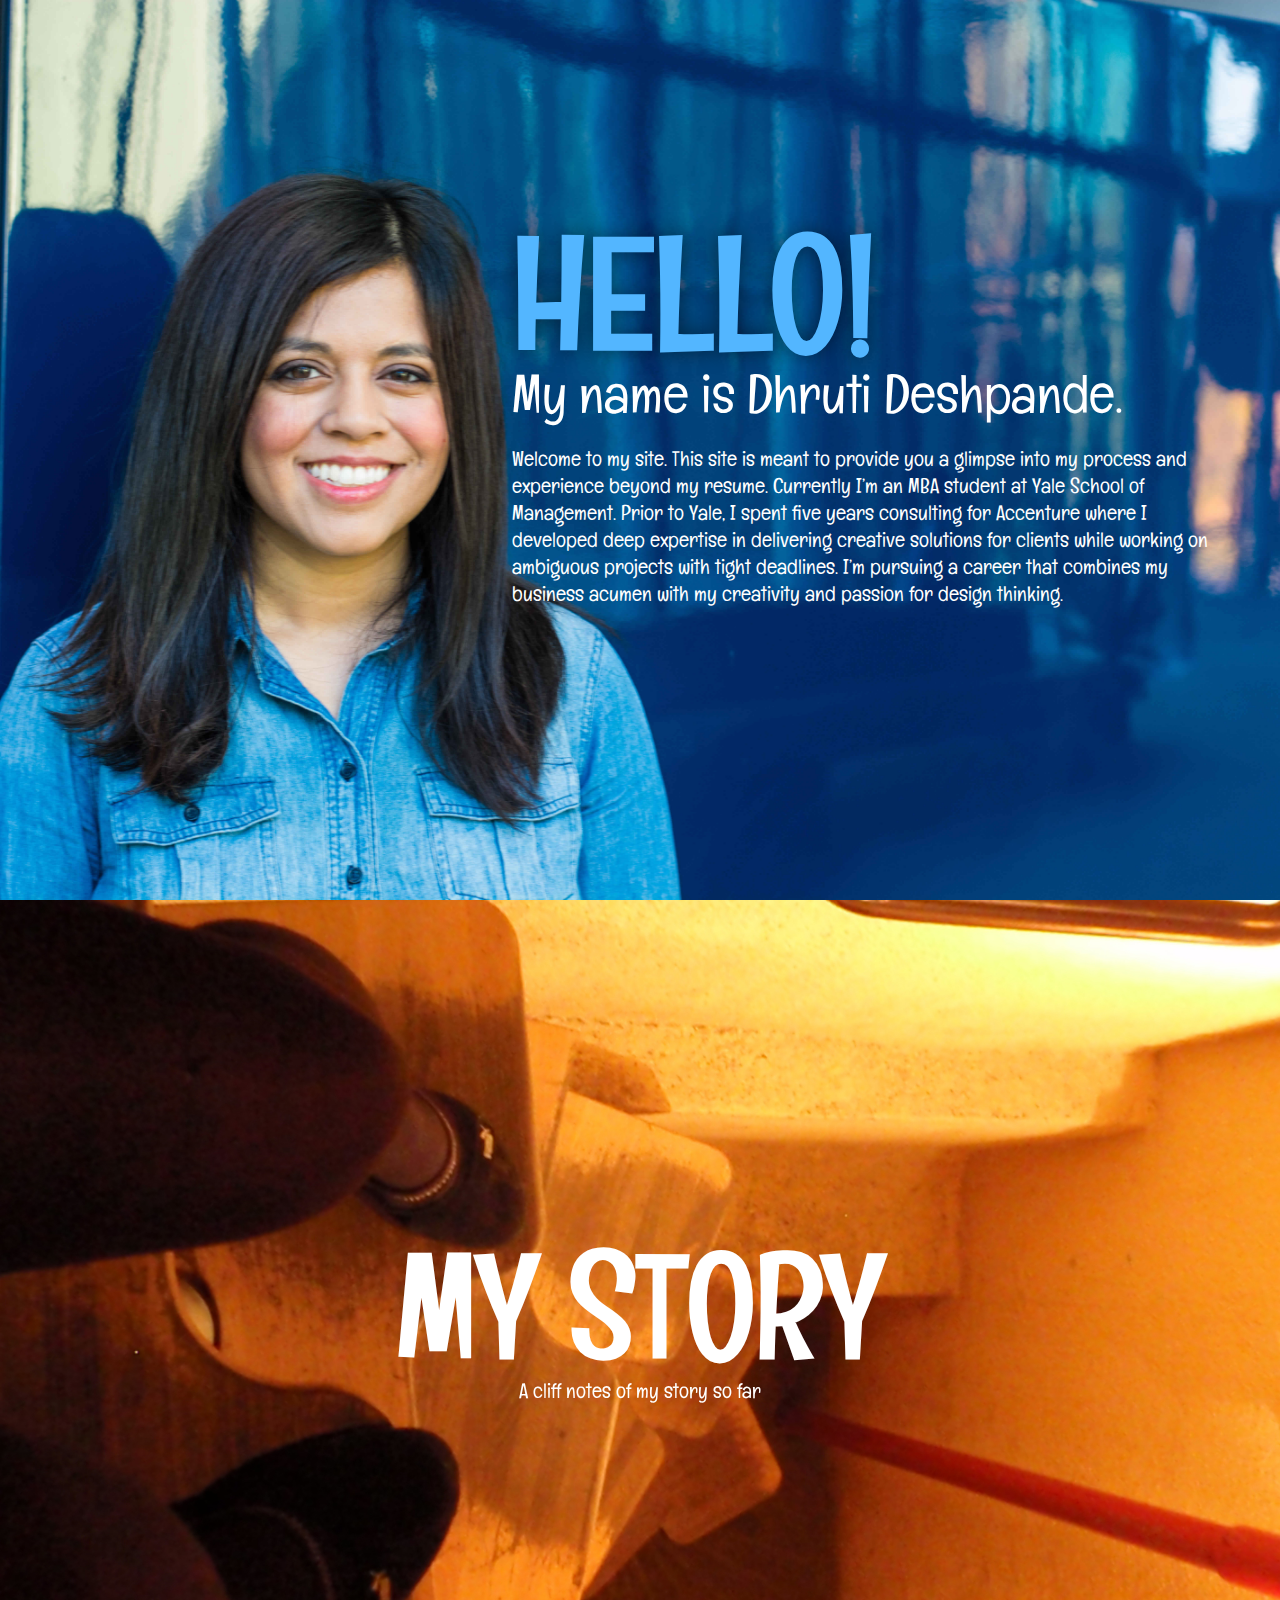
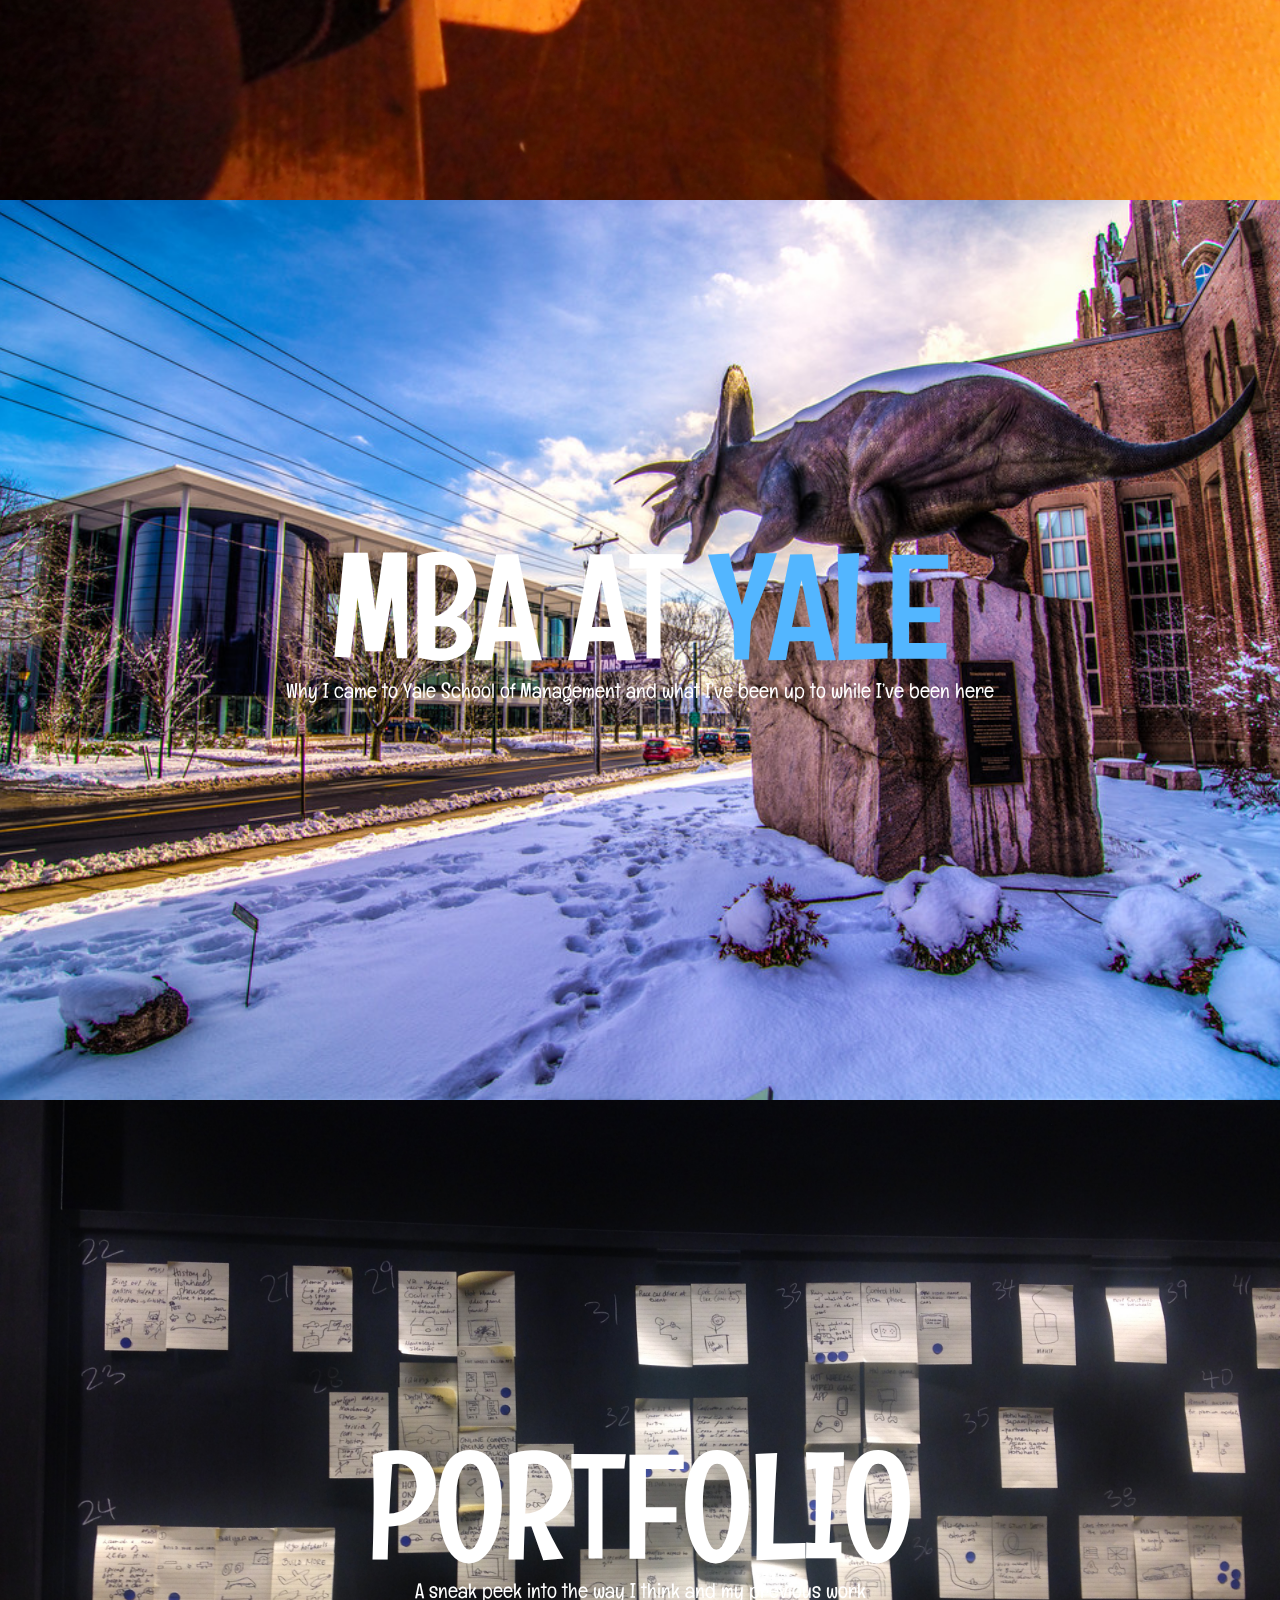
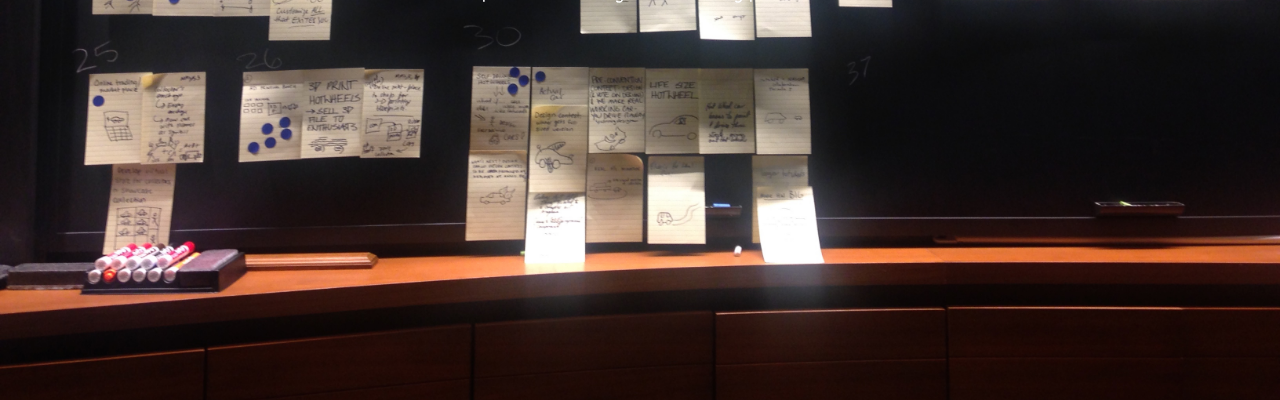
<file: index.html>
<!doctype html>
<html>
<head>
<meta charset="UTF-8">
<meta name="viewport" content="width=device-width, initial-scale=1.0">
<!-- <meta property="og:url"                content="http://www.projectrahma.com" />  -->
<meta property="og:type"               content="Article" />
<meta property="og:title"              content="Project Rahma - Every Meal is a Choice" />
<meta property="og:description"        content="Project Rahma explores far-reaching consequences of our culture's routine enslavement of animals for food and the benefits of a plant-based (vegan) lifestyle." />
<meta property="og:image"              content="http://www.projectrahma.com/img/poster.jpg" />
<meta name="twitter:card" content="summary" />
<meta name="twitter:site" content="@projectrahma" />
<meta name="twitter:creator" content="@jirshaidat" />    
<meta name="description" content="Project Rahma explores the often unrecognized and far-reaching consequences of our culture's routine enslavement of animals for food." /><!--formatted-->     
<link rel="image_src" href="http://www.projectrahma.com/img/poster.jpg" / ><!--formatted-->    
<title>Dhruti Deshpande</title>
<link href='https://fonts.googleapis.com/css?family=Oswald:400,300,700' rel='stylesheet' type='text/css'>
<link href='http://fonts.googleapis.com/css?family=Open+Sans+Condensed:300,700' rel='stylesheet' type='text/css'>
<link rel="stylesheet" type="text/css" href="../normalize.css">
<link rel="stylesheet" type="text/css" href="../styles.css">
<link rel="stylesheet" media="only screen and (min-width: 120.063em)" href="http://www.projectrahma.com/en/css/xxlarge.css" type="text/css">
<link rel="stylesheet" media="only screen and (min-width: 90.063em) and (max-width: 120em)" href="http://www.projectrahma.com/en/css/xlarge.css" type="text/css">
<link rel="stylesheet" media="only screen and (min-width: 64.063em) and (max-width: 90em)" href="../large.css" type="text/css">
<link rel="stylesheet" media="only screen and (min-width: 40.063em) and (max-width: 64em)" href="http://www.projectrahma.com/en/css/medium.css" type="text/css">
<link rel="stylesheet" media="only screen and (max-width: 40em)" href="http://www.projectrahma.com/en/css/mobile.css" type="text/css">
<link rel="icon" type="image/png" href="favicon-32x32.png" sizes="32x32" />
<link rel="icon" type="image/png" href="favicon-16x16.png" sizes="16x16" />
<link href='https://fonts.googleapis.com/css?family=Englebert' rel='stylesheet' type='text/css'>
</head>
<body>
   
<!--	<div class="loading-overlay">
		<div class="loading-layer">
			<div class="center-content-table">
				<div class="center-content-table-cell">	
					<div class="spinner">
                        <div class="double-bounce1"></div>
                        <div class="double-bounce2"></div>
                    </div>
				</div>
			</div>
		</div>
	</div> -->
    <div class="site-wrapper">
    <div class="webkit-fix"></div>

<!--<div class="default-navbar"
             data-anchor-target="#inner-content-wrapper" 
             data-100-top="visibility: visible; opacity: 0;" 
             data-0-top="opacity: 1; position: fixed;"> -->
        <div class="default-navbar" 
            data-100-top="visibility: visible;"
            >
            <div class="navbar-wrapper">
                <div class="navbar-container">    
                    <div class="inner-logo">
                    </div>
                    
                    <ul id="nav1" class="inner-nav">
        <li><a id="message-link" href="../index">HOME</a></li>
        <li><a id="mystory-link" href="../mystory">MY STORY</a></li>
        <li><a id="issues-link" href="../mbaatyale">MBA AT YALE</a></li>
        <li><a id="facts-link" href="../portfolio.html">PORTFOLIO</a></li>
        <li><a id="quotes-link" href="../resume">RESUME</a></li>
        <li><a id="solution-link" href="mailto:dhruti.deshpande@yale.edu">CONTACT ME</a></li>
                        <!--a id="blog-link" href="#blog">THE BLOG</a>-->

                    </ul>
                </div>
            </div>
    </div>
    <div class="slideout-menu">
    <h3>Menu <a href="#" class="slideout-menu-toggle">|||</a></h3>
    <ul>
        <li><a id="message-link" href="../index">HOME</a></li>
        <li><a id="mystory-link" href="../mystory">MY STORY</a></li>
        <li><a id="issues-link" href="../mbaatyale">MBA AT YALE</a></li>
        <li><a id="facts-link" href="../portfolio.html">PORTFOLIO</a></li>
        <li><a id="quotes-link" href="../resume">RESUME</a></li>
        <li><a id="solution-link" href="mailto:dhruti.deshpande@yale.edu">CONTACT ME</a></li>
    </ul>
    </div>

    <section id="intro">
        <div class="center-content-table">
            <div class="center-content-table-cell">
<!--                <div id="logo" class="center-div">
                    <img class="full-width-image" src="http://www.projectrahma.com/en/img/logo-white.svg">
                </div>  -->
                <div id="intro-text" class="right-div">
                    <span class="light-blue intro-quote">
                    Hello!
                    </span>
 <!--                           <div class="intro-sep-left bluebg"></div>-->
                            <span class="intro-quote-author">My name is Dhruti Deshpande.</span>
 <!--                            <div class="intro-sep-right bluebg"></div> -->
                    <span class="intro-text-box center-div">
Welcome to my site. This site is meant to provide you a glimpse into my process and experience beyond my resume. Currently I’m an MBA student at Yale School of Management. Prior to Yale, I spent five years consulting for Accenture where I developed deep expertise in delivering creative solutions for clients while working on ambiguous projects with tight deadlines. I’m pursuing a career that combines my business acumen with my creativity and passion for design thinking.
</span>
<!--					<div class="needtoknow-container">
						<a href="#home" id="needtoknow">HERE'S WHAT YOU NEED TO KNOW</a>
					</div>	-->
				</div>
               
            </div>
        </div>
        <div class="marker" id="message-point"></div>
    </section>
    
    <div id="inner-content-wrapper">
                <!--<section id="message">
                    <div class="center-content-table">
                        <div class="center-content-table-cell">
                           <div class="message-snippet">
                                <div class="message-snippet-heading">
                                    Eating Misery
                                </div>
                                <div class="message-snippet-text">
                                Few of us ever ponder the dark reality underlying our daily meals. Every year, hundreds of billions of land and sea animals are thoughtlessly massacred to satisfy our unnatural appetite for meat, dairy, eggs and other products. Our current eating habits rely on a culture of domination  that forces us to disconnect from the core values that define our humanity, fostering a predatory mentality that reduces conscious, sentient beings to mere objects. Looking deeply, we realise that this <span class="blue">fundamental violation</span> influences every aspect of our daily lives, and is the root cause of our chronic inability to move past our various cultural predicaments. On larger scale, it has given rise to a self-destructive global civilization that is leading itself and the planet&nbsp;to&nbsp;inevitable&nbsp;extinction. 
                                </div>
                           </div>
                            <div class="message-snippet">
                                <div class="message-snippet-heading">
                                    Consequences
                                </div>
                                <div class="message-snippet-text">
                                In addition to fostering violence and unawareness within our communities, breeding animals for food is <span class="blue">destroying our planet</span> at an alarming rate. Not only is it the leading cause of deforestation, pollution and resource waste, but it also one of the key contributors to global warming. Even worse, raising animals for slaughter consumes the vast majority of the world’s grain stocks, making it the leading cause of global famines. One would almost hope that all this devastation is at least wrought out of necessity or for some supposed benefit to humanity. Alas, not only is the consumption of animal products entirely unnecessary, but it is in fact a leading cause of the most fatal chronic diseases plaguing our modern world, including heart disease, diabetes, cancer and&nbsp;countless&nbsp;others.
                                </div>
                           </div> 
                            <div class="message-snippet">
                                <div class="message-snippet-heading">
                                    The Way Forward
                                </div>
                                <div class="message-snippet-text">
                                World peace begins on our plates. The cruelty underlying our daily meals is like a shadow that casts itself over our collective awareness as a society, influencing every aspect of our daily lives. Facing this shadow and making the conscious choice to evolve beyond it is a critical step in our efforts to achieve the equality and social harmony that continue to elude to us. The only way forward is for humanity to evolve toward <span class="blue">a plant-based (vegan) lifestyle</span>, one that extends our circle of compassion to include all living beings on this planet. If we are serious about creating a better world for ourselves and our children, our routine killing of animals must end. This is the first step in our long journey toward reclaiming our humanity and repairing the incalculable damage&nbsp;we&nbsp;have&nbsp;wrought&nbsp;on&nbsp;our&nbsp;planet.   

                                </div>
                           </div>
                        </div>
                    </div>
                    <div class="marker" id="issues-point"></div>
                </section>  -->
                <section id="domination">
                    <div class="parallax" id="domination-bg"
                         data-bottom-top="transform: translate3d(0,-200px,0)"
                         data-top-bottom="transform: translate3d(0,200px,0)">
                        <div class="center-content-table">
                             <div class="center-content-table-cell"
                                  data--40p-center-bottom="transform: translateY(-200px); opacity: 0;" data-top-bottom="opacity: 0; transform(translateY(-100px);" data-center-center="opacity: 1; transform: translateY(20px);" data-50p-center-top="transform: translateY(200px);">
                                <div class="section-header center-div white"> <a href="../mystory" style="color: white;">
                                    My Story</a>
                                </div>
                                <div class="section-text center-div white">
                                A cliff notes of my story so far
                                </div>
                            </div>
                        </div>
                    </div>
                </section>
                <section id="workers">
                    <div class="parallax" id="workers-bg"
                         data-bottom-top="transform: translate3d(0,-200px,0)"
                         data-top-bottom="transform: translate3d(0,200px,0)">
                        <div class="center-content-table">
                             <div class="center-content-table-cell"
                                  data--40p-center-bottom="transform: translateY(-200px); opacity: 0;" data-top-bottom="opacity: 0; transform(translateY(-100px);" data-center-center="opacity: 1; transform: translateY(20px);" data-50p-center-top="transform: translateY(200px);">
                                <div class="section-header center-div white"> <a href="../mbaatyale" style="color: white;">
                                    MBA at <span class="light-blue">Yale</span> </a>
                                </div>
                                <div class="section-text center-div white">
                                Why I came to Yale School of Management and what I’ve been up to while I’ve been here
                                </div>
                            </div>
                        </div>
                    </div>
                </section>
                <section id="complex">
                    <div class="parallax" id="complex-bg"
                         data-bottom-top="transform: translate3d(0,-200px,0)"
                         data-top-bottom="transform: translate3d(0,200px,0)">
                        <div class="center-content-table">
                            <div class="center-content-table-cell"
                                 data--40p-center-bottom="transform: translateY(-200px); opacity: 0;" data-top-bottom="opacity: 0; transform(translateY(-100px);" data-center-center="opacity: 1; transform: translateY(20px);" data-50p-center-top="transform: translateY(200px);">
                                <div class="section-header center-div white"><a href="../portfolio.html" style="color: white;">
                                    Portfolio <span class="light-blue"></span></a>
                                </div>
                                <div class="section-text center-div white">
                                A sneak peek into the way I think and my previous work
                                </div>
                            </div>
                        </div>
                    </div>
                </section>
 <!--               <section id="distress">
                    <div class="parallax" id="distress-bg"
                         data-bottom-top="transform: translate3d(0,-200px,0)"
                         data-top-bottom="transform: translate3d(0,200px,0)">
                        <div class="center-content-table">
                            <div class="center-content-table-cell"
                                 data--40p-center-bottom="transform: translateY(-200px); opacity: 0;" data-top-bottom="opacity: 0; transform(translateY(-100px);" data-center-center="opacity: 1; transform: translateY(20px);" data-50p-center-top="transform: translateY(200px);">
                                <div class="section-header center-div white">
                                    Hobbies <span class="light-blue"></span>
                                </div>
                                <div class="section-text center-div white">
                                What I do on my days off
                                </div>
                            </div>
                        </div>
                    </div>  
                </section> -->
                <!-- <section id="privilege">
                    <div class="parallax" id="privilege-bg"
                         data-bottom-top="transform: translate3d(0,-200px,0)"
                         data-top-bottom="transform: translate3d(0,200px,0)">
                        <div class="center-content-table">
                            <div class="center-content-table-cell"
                                 data--40p-center-bottom="transform: translateY(-200px); opacity: 0;" data-top-bottom="opacity: 0; transform(translateY(-100px);" data-center-center="opacity: 1; transform: translateY(20px);" data-50p-center-top="transform: translateY(200px);">
                                <div class="section-header center-div white">
                                    a system of <span class="light-blue">privilege</span>
                                </div>
                                <div class="section-text center-div white">
                                It takes almost 16 kilograms of grain to produce 1 kilogram of animal flesh, which is why 50 percent of the world’s corn, soybean, wheat and cotton crops (and 50 percent of the fish we haul in from our oceans) are fed to farmed animals instead of the 925 million people suffering from malnutrition around the globe. In a world where one in every six people goes hungry every day, this is a gross violation in which each and every one of us has a hand. Today, animal agriculture in the third world is monopolizing the best local land, undermining the local food supply and undercutting the efforts of the people to&nbsp;secure&nbsp;food&nbsp;self-reliance.
                                </div>
                            </div>
                        </div>
                    </div>
                    <div class="marker" id="facts-point"></div>
                </section>  -->
                <!-- <section id="facts">
                    <div class="center-content-table">
                        <div class="center-content-table-cell">
                            <div class="facts-content center-div">
                                <div class="stat-col">
                                    <div class="stat">
                                        <div class="stat-image large-stat cow"><img class="full-width-image" src="http://www.projectrahma.com/en/img/facts/cow.svg/"></div>
                                        <div class="stat-text">More than <span class="blue">70 billion land animals</span> are raised and killed for food around the globe every year.</div>
                                    </div>
                                    <div class="stat">
                                        <div class="stat-image"><img class="full-width-image" src="http://www.projectrahma.com/en/img/facts/fish.svg"></div>
                                        <div class="stat-text">More than <span class="blue">2.7 trillion animals</span> are pulled from the ocean every year.</div>
                                    </div>
                                    <div class="stat">
                                        <div class="stat-image large-stat whale"><img class="full-width-image" src="http://www.projectrahma.com/en/img/facts/whale.svg"></div>
                                        <div class="stat-text">More than <span class="blue">65,000 dolphins, whales and seals</span> are killed as “by-catch” by fishing vessels around the globe every year. </div>
                                    </div>
                                    <div class="stat">
                                        <div class="stat-image"><img class="full-width-image" src="http://www.projectrahma.com/en/img/facts/hearthands.svg"></div>
                                        <div class="stat-text">More than <span class="blue">42 million people</span> are killed by preventible diet-related diseases every year. </div>
                                    </div>
                                </div>
                                <div class="stat-col">
                                   <div class="stat">
                                        <div class="stat-image"><img class="full-width-image" src="img/facts/healthcare.svg"></div>
                                        <div class="stat-text">More than <span class="blue">$6.5 trillion</span> are spent on unnecessary healthcare around the globe every year. </div>
                                   </div>
                                   <div class="stat">
                                        <div class="stat-image"><img class="full-width-image" src="img/facts/water.svg"></div>
                                        <div class="stat-text">More than <span class="blue">76 trillion gallons of water</span> are consumed every year by animal agriculture. </div>
                                   </div>
                                    <div class="stat">
                                        <div class="stat-image"><img class="full-width-image" src="img/facts/greenhouse.svg"></div>
                                        <div class="stat-text">Approximately <span class="blue">51 percent of global greenhouse gas emissions</span> are caused by animal agriculture.</div>
                                    </div>
                                    <div class="stat">
                                        <div class="stat-image"><img class="full-width-image" src="img/facts/land.svg"></div>
                                        <div class="stat-text">More than <span class="blue">45 percent of Earth's total land </span>is consumed by animal agriculture.</div>
                                    </div>
                                </div>
                                <div class="stat-col">
                                    <div class="stat">
                                        <div class="stat-image"><img class="full-width-image" src="img/facts/wheat.svg"></div>
                                        <div class="stat-text">More than <span class="blue">50 percent of the world's grain supply</span> is fed to farmed animals raised for slaughter, even when 1 in 5 people suffers from malnutrition.</div>
                                    </div>
                                    <div class="stat">
                                        <div class="stat-image"><img class="full-width-image" src="img/facts/tree.svg"></div>
                                        <div class="stat-text">Approximately <span class="blue">91 percent of all amazon rainforest destruction</span> is caused by animal agriculture.</div>
                                    </div>
                                    <div class="stat">
                                        <div class="stat-image"><img class="full-width-image" src="img/facts/nitrous.svg"></div>
                                        <div class="stat-text">More than <span class="blue">65 percent of all human-related emissions of nitrous oxide</span> are caused by livestock production.</div>
                                    </div>
                                    <div class="stat">
                                        <div class="stat-image"><img class="full-width-image" src="img/facts/fisheries.svg"></div>
                                        <div class="stat-text">More than <span class="blue">75 percent of the world's fisheries</span> have been depleted due to overfishing.</div>
                                    </div>
                                </div>    

                            </div>
                        </div>
                    </div>
                    <div class="marker" id="quotes-point"></div>
                </section> -->
                <!-- <section id="quotes"> 
                    <div id="einstein" class="full-quote">
                        <div class="parallax" id="einstein-bg"
                         data-bottom-top="transform: translate3d(0,-200px,0)"
                         data-top-bottom="transform: translate3d(0,200px,0)">
                            <div class="center-content-table">
                                <div class="center-content-table-cell"
                                     data--45p-center-bottom="transform: translateY(-200px); opacity: 0;" data-top-bottom="opacity: 0; transform(translateY(-100px);" data-center-center="opacity: 1; transform: translateY(20px);" data-50p-center-top="transform: translateY(200px);">
                                     <span class="inner-quote center-div">
                            "Besides agreeing with the aims of vegetarianism for aesthetic and moral reasons, it is my view that a vegetarian manner of living, by its purely physical effect on the human temperament, would most beneficially influence the&nbsp;lot&nbsp;of&nbsp;mankind." 
                            </span>
                                    <div class="intro-sep-left bluebg"></div>
                                    <span class="intro-quote-author">Albert Einstein</span>
                                    <div class="intro-sep-right bluebg"></div>
                                </div>
                            </div>
                        </div>
                    </div>
                    <div id="tesla" class="full-quote">
                        <div class="parallax" id="tesla-bg"
                         data-bottom-top="transform: translate3d(0,-200px,0)"
                         data-top-bottom="transform: translate3d(0,200px,0)">
                            <div class="center-content-table">
                                <div class="center-content-table-cell"
                                     data--45p-center-bottom="transform: translateY(-200px); opacity: 0;" data-top-bottom="opacity: 0; transform(translateY(-100px);" data-center-center="opacity: 1; transform: translateY(20px);" data-50p-center-top="transform: translateY(200px);">
                                     <span class="inner-quote center-div">
                            “Vegetarianism is a commendable departure from the established barbarian habit. Every effort should be made to stop the wanton, cruel slaughter of animals, which must be&nbsp;destructive&nbsp;to our&nbsp;morals.”
                            </span>
                                    <div class="intro-sep-left bluebg"></div>
                                    <span class="intro-quote-author">Nikola Tesla</span>
                                    <div class="intro-sep-right bluebg"></div>
                                </div>
                            </div>
                        </div>
                    </div>
                    <div id="gandhi" class="full-quote">
                        <div class="parallax" id="gandhi-bg"
                         data-bottom-top="transform: translate3d(0,-200px,0)"
                         data-top-bottom="transform: translate3d(0,200px,0)">    
                            <div class="center-content-table">
                                <div class="center-content-table-cell"
                                     data--45p-center-bottom="transform: translateY(-200px); opacity: 0;" data-top-bottom="opacity: 0; transform(translateY(-100px);" data-center-center="opacity: 1; transform: translateY(20px);" data-50p-center-top="transform: translateY(200px);">
                                     <span class="inner-quote center-div">
                            “I do feel that spiritual progress does demand at some stage that we should cease to kill our fellow creatures for the satisfaction of our bodily wants.”    
                            </span>
                                    <div class="intro-sep-left bluebg"></div>
                                    <span class="intro-quote-author">Mohandas Gandhi</span>
                                    <div class="intro-sep-right bluebg"></div>
                                </div>
                            </div>
                        </div>
                    </div>
                    <div id="goodall" class="full-quote">
                        <div class="parallax" id="goodall-bg"
                         data-bottom-top="transform: translate3d(0,-200px,0)"
                         data-top-bottom="transform: translate3d(0,200px,0)">    
                            <div class="center-content-table">
                                <div class="center-content-table-cell"
                                     data--40p-center-bottom="transform: translateY(-200px); opacity: 0;" data-top-bottom="opacity: 0; transform(translateY(-100px);" data-center-center="opacity: 1; transform: translateY(20px);" data-50p-center-top="transform: translateY(200px);">
                                     <span class="inner-quote center-div">
                            “Thousands of people who say they love animals sit down once or twice a day to enjoy the flesh of creatures who have been utterly deprived of everything that could make their lives worth living and who endured the awful suffering and the terror&nbsp;of&nbsp;the&nbsp;abattoirs.”    
                            </span>
                                    <div class="intro-sep-left bluebg"></div>
                                    <span class="intro-quote-author">Jane Goodall</span>
                                    <div class="intro-sep-right bluebg"></div>
                                </div>
                            </div>
                        </div>
                    </div>
                    <div id="schweitzer" class="full-quote">
                        <div class="parallax" id="schweitzer-bg"
                          data-bottom-top="transform: translate3d(0,-200px,0)"
                          data-top-bottom="transform: translate3d(0,200px,0)">    
                            <div class="center-content-table">   
                                <div class="center-content-table-cell"
                                     data--45p-center-bottom="transform: translateY(-200px); opacity: 0;" data-top-bottom="opacity: 0; transform(translateY(-100px);" data-center-center="opacity: 1; transform: translateY(20px);" data-50p-center-top="transform: translateY(200px);">
                                     <span class="inner-quote center-div">
                            “<span class="mobile-hide">We must fight against the spirit of unconscious cruelty with which we treat the animals.</span> Animals suffer as much as we do. True humanity does not allow us to impose such sufferings on them. It is our duty to make the whole world recognize it. Until we extend our circle of compassion to all living things, humanity will&nbsp;not&nbsp;find&nbsp;peace.”    
                            </span>
                                    <div class="intro-sep-left bluebg"></div>
                                    <span class="intro-quote-author">Albert Schweitzer</span>
                                    <div class="intro-sep-right bluebg"></div>
                                </div>
                            </div>
                        </div>
                    </div>
                    <div id="shaw" class="full-quote">
                        <div class="parallax" id="shaw-bg"
                          data-bottom-top="transform: translate3d(0,-200px,0)"
                          data-top-bottom="transform: translate3d(0,200px,0)">    
                            <div class="center-content-table">   
                                <div class="center-content-table-cell"
                                     data--45p-center-bottom="transform: translateY(-200px); opacity: 0;" data-top-bottom="opacity: 0; transform(translateY(-100px);" data-center-center="opacity: 1; transform: translateY(20px);" data-50p-center-top="transform: translateY(200px);">
                                     <span class="inner-quote center-div">
                            “While we ourselves are the living graves of murdered beasts, how can we expect any ideal conditions&nbsp;on&nbsp;this&nbsp;earth?”    
                            </span>
                                    <div class="intro-sep-left bluebg"></div>
                                    <span class="intro-quote-author">George Bernard Shaw</span>
                                    <div class="intro-sep-right bluebg"></div>
                                </div>
                            </div>
                        </div>
                    </div>
				<div class="marker" id="solution-point"></div>
                </section> -->
	
                <!-- <section id="solution">
                     <div class="center-content-table">
                         <div class="center-content-table-cell">
                           <div class="message-snippet">
                                <div class="message-snippet-heading">
                                    A <span class="blue">Radical</span> Revolution
                                </div>
                                <div class="message-snippet-text">
If one weighs all the evidence, it becomes painfully clear that a vegan lifestyle is the only solution that addresses the root cause of the current human condition. We humans are natural herbivores who are neither physically nor mentally designed to prey on other animals without dire consequences to our bodies and minds. By proclaiming ourselves guardians of freedom and yet committing senseless massacres against other beings, we are engaging in an egregious hypocrisy that permeates every aspect of our being. Given how deeply ingrained in our culture is the erroneous premise that we are superior to other lifeforms on this planet, a vegan lifestyle adopted on a mass scale is akin to a radical revolution that will forever redefine the way we perceive ourselves and the&nbsp;world&nbsp;around&nbsp;us.                                 </div>
                           </div>
                            <div class="message-snippet">
                                <div class="message-snippet-heading">
                                    Beyond Denial
                                </div>
                                <div class="message-snippet-text">
Henry David Thoreau once said that "there are a thousand hacking at the branches of evil to one who is striking at the root." His statement very much applies to our treatment of animals, which is undoubtedly the root of all our evils. So far, both the violence underlying our eating habits and its deleterious consequences have remained unseen to us as a culture, primarily due to the inconceivable level of denial with which we approach the issue. Our violence has also become institutionalized, be it through religion, science or our various cultural rituals, to the extent that the mere mention of the issue causes uneasiness or even anger. Unless we are prepared to have an open dialogue on the subject, there is no going back from the self-destructive path we have been walking&nbsp;for&nbsp;many&nbsp;millennia. 
                                </div>
                           </div> 
                            <div class="message-snippet">
                                <div class="message-snippet-heading">
                                    Taking Action
                                </div>
                                <div class="message-snippet-text">
Cultural transformation is a slow but inevitable process. Any meaningful revolution begins on an individual scale. By moving past one’s cultural conditioning and modifying one’s worldview and habits, the individual becomes a powerful tool of cultural transformation, leading by example, self-awareness and conviction. From there, raising awareness on this important issue within one’s community becomes a much easier and more effective process. Today, the vegan revolution is taking the world by storm as many people are realizing the far-reaching ramifications of our supremacist attitude toward other species. Embracing veganism is the only solution that will allow us, in the words of Throeau, to strike at the root of evil as opposed to hacking&nbsp;at&nbsp;its&nbsp;branches. 
                                </div>
                           </div> 
                        </div>
                    </div>
					<div id="project-point"></div>
                </section>  -->
                <!--<section id="project" class="white">
                    <div class="parallax" id="project-bg"
                         data-bottom-top="transform: translate3d(0,-200px,0)"
                          data-top-bottom="transform: translate3d(0,200px,0)">
                            <div class="center-content-table">   
                                <div class="center-content-table-cell"
                                     data--45p-center-bottom="transform: translateY(-200px); opacity: 0;" data-top-bottom="opacity: 0; transform(translateY(-100px);" data-center-center="opacity: 1; transform: translateY(20px);" data-50p-center-top="transform: translateY(200px);">
                                    <div class="project-headline center-div">
                                        Promoting a culture of<br/> compassion, health and awareness.                                    </div>
                                    <div class="project-text center-div">
                                        <p>Project Rahma was conceived to raise awareness on the far-reaching repercussions of humanity’s enslavement of animals for food and other uses. By demonstrating the fundamental connection between our attitudes toward animals and our larger cultural predicaments, the project aims to help communities worldwide evolve toward a more compassionate, healthful&nbsp;and&nbsp;sustainable&nbsp;lifestyle. </p>

    <p class="mobile-hide">"Rahma" is an Arabic word meaning "compassion" and one that bears a substantial psycho-spiritual significance. The root of the word, “rahm,” literally means “womb,” which underscores the word’s essential connection to the feminine principle and its associated life-giving and life-sustaining elements. As a linguistic concept, it denotes love, nurturing, empathy&nbsp;and&nbsp;interconnectedness.</p>

                                        <p>Project Rahma was founded by <a href="aboutme"><span class="light-blue">Jafar Irshaidat</span></a>, a writer and animal rights activist from Jordan, and is currently receiving support from a  number of dedicated activists&nbsp;from&nbsp;around&nbsp;the&nbsp;globe. </p>
                                    </div>
                                    <div class="social center-div">
                                        <ul>
                                            <li><a class="facebook" href=http://www.facebook.com/projectrahma><span class="hidden">Facebook</span></a></li>
                                            <li><a class="twitter" href=http://twitter.com/projectrahma><span class="hidden">Twitter</span></a></li>
                                            <!--<li><a class="instagram" href=http://instagram.com/jirshaidat/><span class="hidden">Instagram</span></a></li> -->
<!--                                             <li><a class="email" href=mailto:info@projectrahma.com><span class="hidden">Email</span></a></li>
                                        </ul>
                                    </div>
                                   <div class="bottom-text center-div">
                                        <div class="copyright">
                                        Copyright © 2015  Project Rahma 
                                        </div>
                                        <div class="credit">
                                        Website design by Jafar Irshaidat
                                        </div>
                                    </div> -->
                                </div>
                            </div>
                    </div>
                </section>
        </div>
</div>
<script src="https://ajax.googleapis.com/ajax/libs/jquery/2.1.3/jquery.min.js"></script>
<script src="http://www.projectrahma.com/en/js/transitions.js"></script>
<script>
  (function(i,s,o,g,r,a,m){i['GoogleAnalyticsObject']=r;i[r]=i[r]||function(){
  (i[r].q=i[r].q||[]).push(arguments)},i[r].l=1*new Date();a=s.createElement(o),
  m=s.getElementsByTagName(o)[0];a.async=1;a.src=g;m.parentNode.insertBefore(a,m)
  })(window,document,'script','//www.google-analytics.com/analytics.js','ga');

  ga('create', 'UA-69540260-1', 'auto');
  ga('send', 'pageview');

</script>    
</body>
</html>
</file>
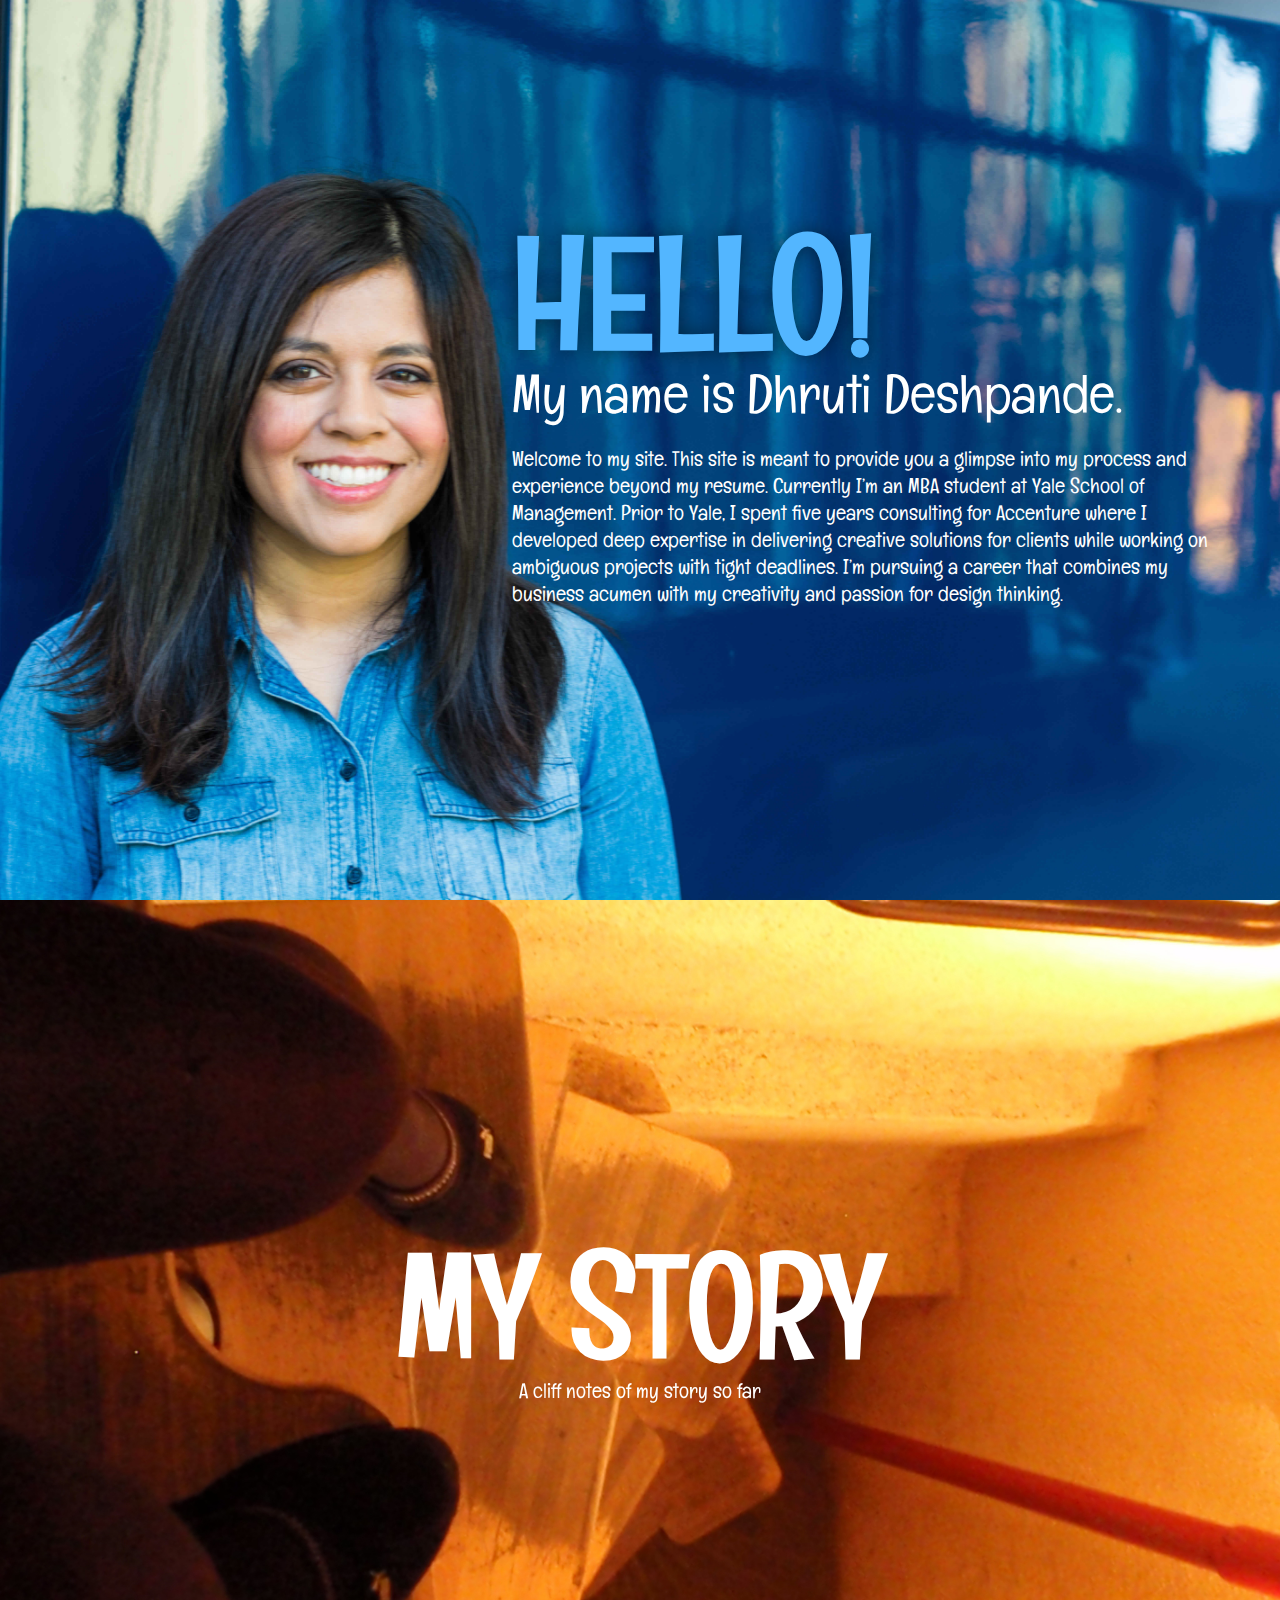
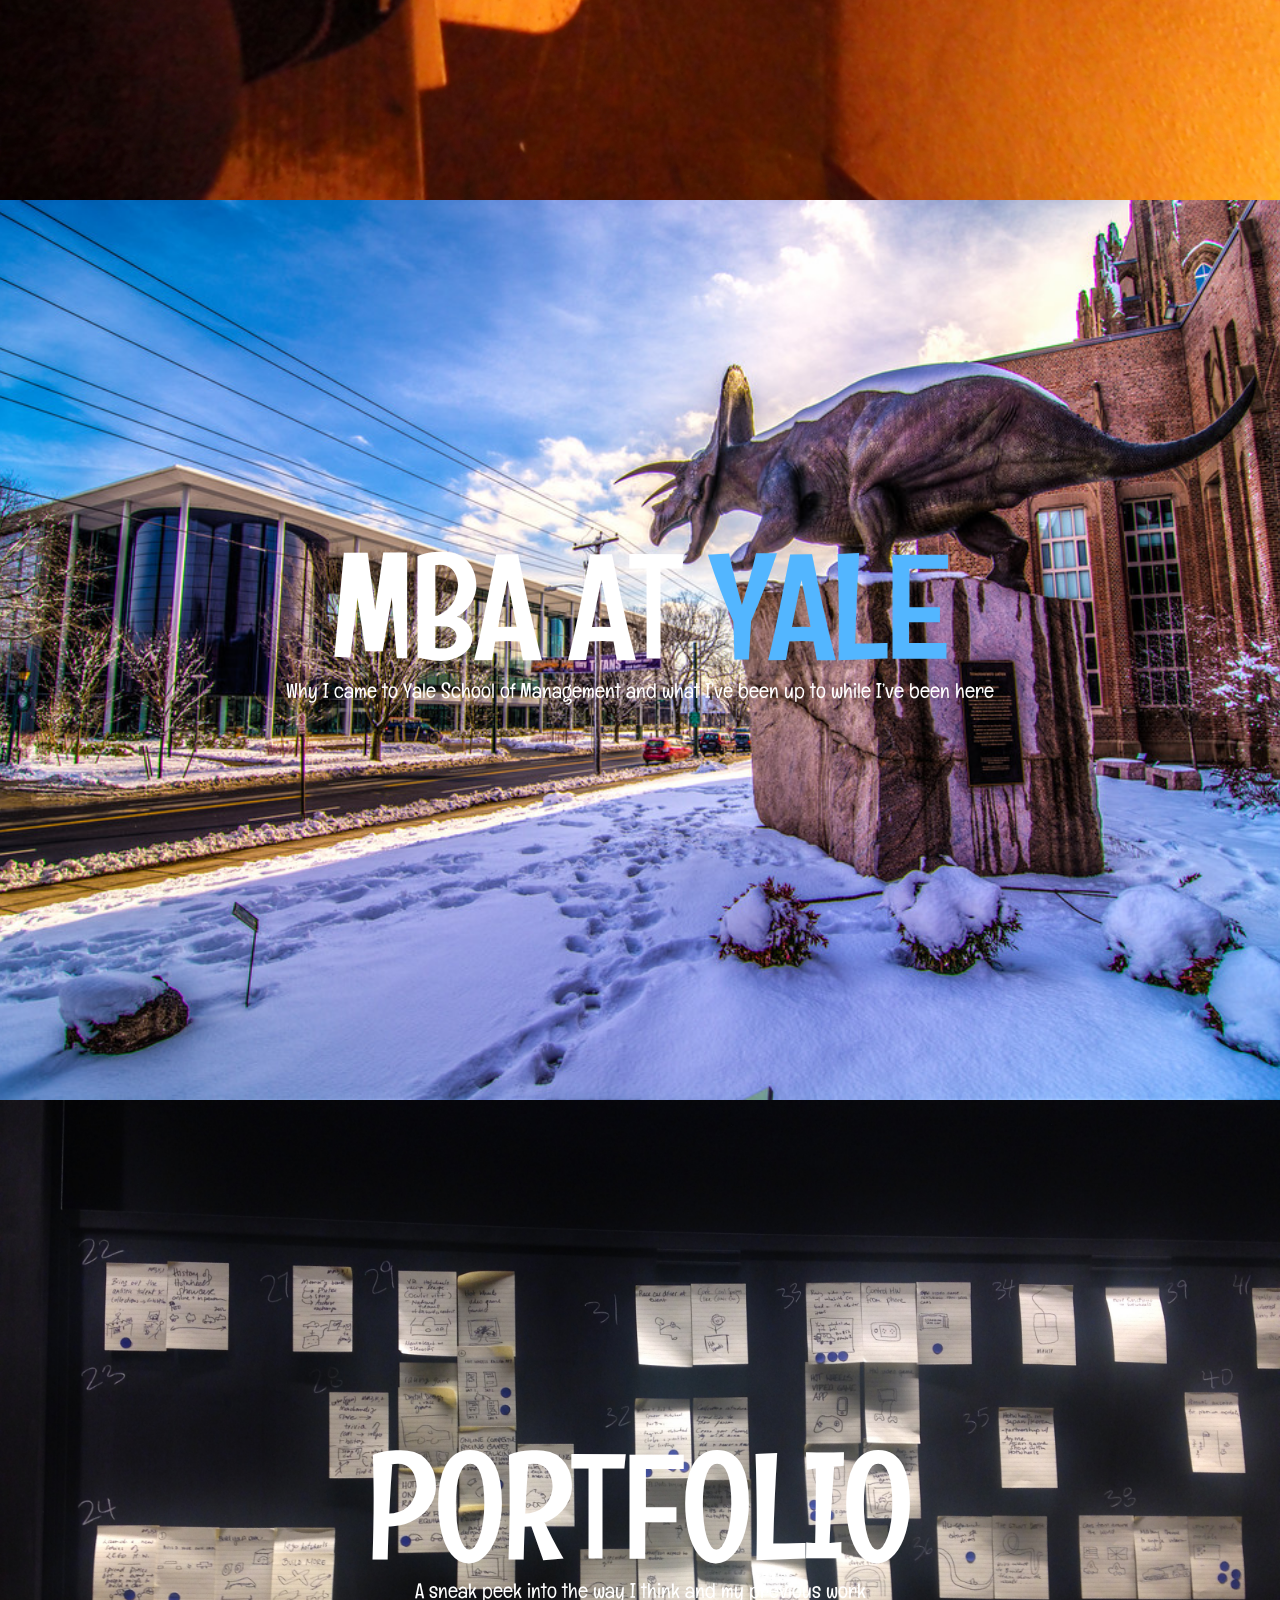
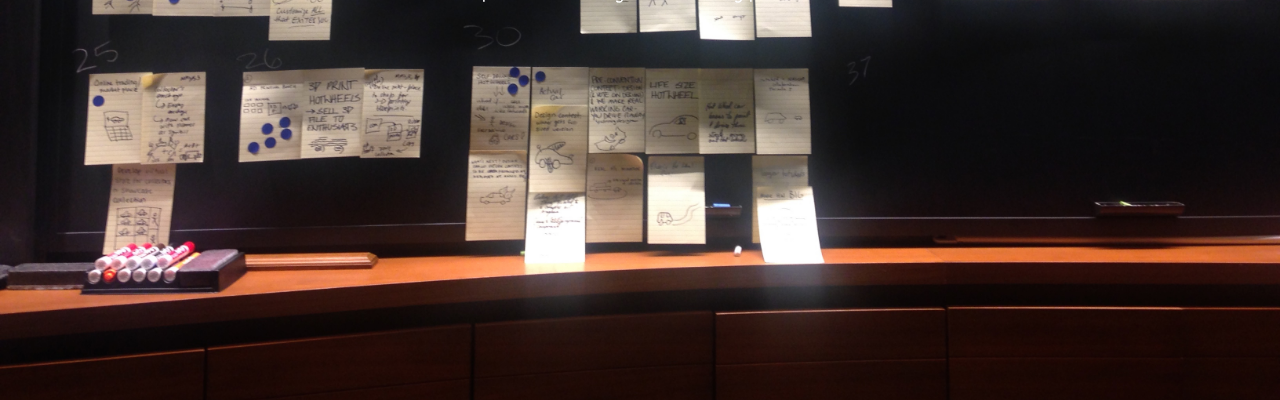
<file: dhruthi website/index.html>
<!doctype html>
<html>
<head>
<meta charset="UTF-8">
<meta name="viewport" content="width=device-width, initial-scale=1.0">
<!-- <meta property="og:url"                content="http://www.projectrahma.com" />  -->
<meta property="og:type"               content="Article" />
<meta property="og:title"              content="Project Rahma - Every Meal is a Choice" />
<meta property="og:description"        content="Project Rahma explores far-reaching consequences of our culture's routine enslavement of animals for food and the benefits of a plant-based (vegan) lifestyle." />
<meta property="og:image"              content="http://www.projectrahma.com/img/poster.jpg" />
<meta name="twitter:card" content="summary" />
<meta name="twitter:site" content="@projectrahma" />
<meta name="twitter:creator" content="@jirshaidat" />    
<meta name="description" content="Project Rahma explores the often unrecognized and far-reaching consequences of our culture's routine enslavement of animals for food." /><!--formatted-->     
<link rel="image_src" href="http://www.projectrahma.com/img/poster.jpg" / ><!--formatted-->    
<title>Dhruti Deshpande</title>
<link href='https://fonts.googleapis.com/css?family=Oswald:400,300,700' rel='stylesheet' type='text/css'>
<link href='http://fonts.googleapis.com/css?family=Open+Sans+Condensed:300,700' rel='stylesheet' type='text/css'>
<link rel="stylesheet" type="text/css" href="../dhruthi%20website/normalize.css">
<link rel="stylesheet" type="text/css" href="../dhruthi%20website/styles.css">
<link rel="stylesheet" media="only screen and (min-width: 120.063em)" href="http://www.projectrahma.com/en/css/xxlarge.css" type="text/css">
<link rel="stylesheet" media="only screen and (min-width: 90.063em) and (max-width: 120em)" href="http://www.projectrahma.com/en/css/xlarge.css" type="text/css">
<link rel="stylesheet" media="only screen and (min-width: 64.063em) and (max-width: 90em)" href="../dhruthi%20website/large.css" type="text/css">
<link rel="stylesheet" media="only screen and (min-width: 40.063em) and (max-width: 64em)" href="http://www.projectrahma.com/en/css/medium.css" type="text/css">
<link rel="stylesheet" media="only screen and (max-width: 40em)" href="http://www.projectrahma.com/en/css/mobile.css" type="text/css">
<link rel="icon" type="image/png" href="favicon-32x32.png" sizes="32x32" />
<link rel="icon" type="image/png" href="favicon-16x16.png" sizes="16x16" />
<link href='https://fonts.googleapis.com/css?family=Englebert' rel='stylesheet' type='text/css'>
</head>
<body>
   
<!--	<div class="loading-overlay">
		<div class="loading-layer">
			<div class="center-content-table">
				<div class="center-content-table-cell">	
					<div class="spinner">
                        <div class="double-bounce1"></div>
                        <div class="double-bounce2"></div>
                    </div>
				</div>
			</div>
		</div>
	</div> -->
    <div class="site-wrapper">
    <div class="webkit-fix"></div>

<!--<div class="default-navbar"
             data-anchor-target="#inner-content-wrapper" 
             data-100-top="visibility: visible; opacity: 0;" 
             data-0-top="opacity: 1; position: fixed;"> -->
        <div class="default-navbar" 
            data-100-top="visibility: visible;"
            >
            <div class="navbar-wrapper">
                <div class="navbar-container">    
                    <div class="inner-logo">
                    </div>
                    
                    <ul id="nav1" class="inner-nav">
                        <li><a id="message-link" href="../dhruthi%20website/index.html">HOME</a></li>
                        <li><a id="mystory-link" href="../dhruthi%20website/mystory.html">MY STORY</a></li>
                        <li><a id="issues-link" href="../dhruthi%20website/mbaatyale.html">MBA AT YALE</a></li>
                        <li><a id="facts-link" href="../dhruthi%20website/portfolio.html">PORTFOLIO</a></li>
                        <li><a id="quotes-link" href="#quotes">RESUME</a></li>
                        <li><a id="solution-link" href="#solution">CONTACT ME</a></li>
                        <!--a id="blog-link" href="#blog">THE BLOG</a>-->

                    </ul>
                </div>
            </div>
    </div>
    <div class="slideout-menu">
    <h3>Menu <a href="#" class="slideout-menu-toggle">|||</a></h3>
    <ul>
        <li><a id="message-link" href="#message">THE MESSAGE</a></li>
        <li><a id="issues-link" href="#domination">THE ISSUES</a></li>
        <li><a id="facts-link" href="#facts">THE FACTS</a></li>
        <li><a id="quotes-link" href="#quotes">IT'S BEEN SAID</a></li>
        <li><a id="solution-link" href="#solution">THE SOLUTION</a></li>
        <li><a id="project-link" href="#project">THE PROJECT</a></li>
    </ul>
    </div>

    <section id="intro">
        <div class="center-content-table">
            <div class="center-content-table-cell">
<!--                <div id="logo" class="center-div">
                    <img class="full-width-image" src="http://www.projectrahma.com/en/img/logo-white.svg">
                </div>  -->
                <div id="intro-text" class="right-div">
                    <span class="light-blue intro-quote">
                    Hello!
                    </span>
 <!--                           <div class="intro-sep-left bluebg"></div>-->
                            <span class="intro-quote-author">My name is Dhruti Deshpande.</span>
 <!--                            <div class="intro-sep-right bluebg"></div> -->
                    <span class="intro-text-box center-div">
Welcome to my site. This site is meant to provide you a glimpse into my process and experience beyond my resume. Currently I’m an MBA student at Yale School of Management. Prior to Yale, I spent five years consulting for Accenture where I developed deep expertise in delivering creative solutions for clients while working on ambiguous projects with tight deadlines. I’m pursuing a career that combines my business acumen with my creativity and passion for design thinking.
</span>
<!--					<div class="needtoknow-container">
						<a href="#home" id="needtoknow">HERE'S WHAT YOU NEED TO KNOW</a>
					</div>	-->
				</div>
               
            </div>
        </div>
        <div class="marker" id="message-point"></div>
    </section>
    
    <div id="inner-content-wrapper">
                <!--<section id="message">
                    <div class="center-content-table">
                        <div class="center-content-table-cell">
                           <div class="message-snippet">
                                <div class="message-snippet-heading">
                                    Eating Misery
                                </div>
                                <div class="message-snippet-text">
                                Few of us ever ponder the dark reality underlying our daily meals. Every year, hundreds of billions of land and sea animals are thoughtlessly massacred to satisfy our unnatural appetite for meat, dairy, eggs and other products. Our current eating habits rely on a culture of domination  that forces us to disconnect from the core values that define our humanity, fostering a predatory mentality that reduces conscious, sentient beings to mere objects. Looking deeply, we realise that this <span class="blue">fundamental violation</span> influences every aspect of our daily lives, and is the root cause of our chronic inability to move past our various cultural predicaments. On larger scale, it has given rise to a self-destructive global civilization that is leading itself and the planet&nbsp;to&nbsp;inevitable&nbsp;extinction. 
                                </div>
                           </div>
                            <div class="message-snippet">
                                <div class="message-snippet-heading">
                                    Consequences
                                </div>
                                <div class="message-snippet-text">
                                In addition to fostering violence and unawareness within our communities, breeding animals for food is <span class="blue">destroying our planet</span> at an alarming rate. Not only is it the leading cause of deforestation, pollution and resource waste, but it also one of the key contributors to global warming. Even worse, raising animals for slaughter consumes the vast majority of the world’s grain stocks, making it the leading cause of global famines. One would almost hope that all this devastation is at least wrought out of necessity or for some supposed benefit to humanity. Alas, not only is the consumption of animal products entirely unnecessary, but it is in fact a leading cause of the most fatal chronic diseases plaguing our modern world, including heart disease, diabetes, cancer and&nbsp;countless&nbsp;others.
                                </div>
                           </div> 
                            <div class="message-snippet">
                                <div class="message-snippet-heading">
                                    The Way Forward
                                </div>
                                <div class="message-snippet-text">
                                World peace begins on our plates. The cruelty underlying our daily meals is like a shadow that casts itself over our collective awareness as a society, influencing every aspect of our daily lives. Facing this shadow and making the conscious choice to evolve beyond it is a critical step in our efforts to achieve the equality and social harmony that continue to elude to us. The only way forward is for humanity to evolve toward <span class="blue">a plant-based (vegan) lifestyle</span>, one that extends our circle of compassion to include all living beings on this planet. If we are serious about creating a better world for ourselves and our children, our routine killing of animals must end. This is the first step in our long journey toward reclaiming our humanity and repairing the incalculable damage&nbsp;we&nbsp;have&nbsp;wrought&nbsp;on&nbsp;our&nbsp;planet.   

                                </div>
                           </div>
                        </div>
                    </div>
                    <div class="marker" id="issues-point"></div>
                </section>  -->
                <section id="domination">
                    <div class="parallax" id="domination-bg"
                         data-bottom-top="transform: translate3d(0,-200px,0)"
                         data-top-bottom="transform: translate3d(0,200px,0)">
                        <div class="center-content-table">
                             <div class="center-content-table-cell"
                                  data--40p-center-bottom="transform: translateY(-200px); opacity: 0;" data-top-bottom="opacity: 0; transform(translateY(-100px);" data-center-center="opacity: 1; transform: translateY(20px);" data-50p-center-top="transform: translateY(200px);">
                                <div class="section-header center-div white"> <a href="../dhruthi%20website/mystory.html" style="color: white;">
                                    My Story</a>
                                </div>
                                <div class="section-text center-div white">
                                A cliff notes of my story so far
                                </div>
                            </div>
                        </div>
                    </div>
                </section>
                <section id="workers">
                    <div class="parallax" id="workers-bg"
                         data-bottom-top="transform: translate3d(0,-200px,0)"
                         data-top-bottom="transform: translate3d(0,200px,0)">
                        <div class="center-content-table">
                             <div class="center-content-table-cell"
                                  data--40p-center-bottom="transform: translateY(-200px); opacity: 0;" data-top-bottom="opacity: 0; transform(translateY(-100px);" data-center-center="opacity: 1; transform: translateY(20px);" data-50p-center-top="transform: translateY(200px);">
                                <div class="section-header center-div white"> <a href="../dhruthi%20website/mbaatyale.html" style="color: white;">
                                    MBA at <span class="light-blue">Yale</span> </a>
                                </div>
                                <div class="section-text center-div white">
                                Why I came to Yale School of Management and what I’ve been up to while I’ve been here
                                </div>
                            </div>
                        </div>
                    </div>
                </section>
                <section id="complex">
                    <div class="parallax" id="complex-bg"
                         data-bottom-top="transform: translate3d(0,-200px,0)"
                         data-top-bottom="transform: translate3d(0,200px,0)">
                        <div class="center-content-table">
                            <div class="center-content-table-cell"
                                 data--40p-center-bottom="transform: translateY(-200px); opacity: 0;" data-top-bottom="opacity: 0; transform(translateY(-100px);" data-center-center="opacity: 1; transform: translateY(20px);" data-50p-center-top="transform: translateY(200px);">
                                <div class="section-header center-div white"><a href="../dhruthi%20website/portfolio.html" style="color: white;">
                                    Portfolio <span class="light-blue"></span></a>
                                </div>
                                <div class="section-text center-div white">
                                A sneak peek into the way I think and my previous work
                                </div>
                            </div>
                        </div>
                    </div>
                </section>
 <!--               <section id="distress">
                    <div class="parallax" id="distress-bg"
                         data-bottom-top="transform: translate3d(0,-200px,0)"
                         data-top-bottom="transform: translate3d(0,200px,0)">
                        <div class="center-content-table">
                            <div class="center-content-table-cell"
                                 data--40p-center-bottom="transform: translateY(-200px); opacity: 0;" data-top-bottom="opacity: 0; transform(translateY(-100px);" data-center-center="opacity: 1; transform: translateY(20px);" data-50p-center-top="transform: translateY(200px);">
                                <div class="section-header center-div white">
                                    Hobbies <span class="light-blue"></span>
                                </div>
                                <div class="section-text center-div white">
                                What I do on my days off
                                </div>
                            </div>
                        </div>
                    </div>  
                </section> -->
                <!-- <section id="privilege">
                    <div class="parallax" id="privilege-bg"
                         data-bottom-top="transform: translate3d(0,-200px,0)"
                         data-top-bottom="transform: translate3d(0,200px,0)">
                        <div class="center-content-table">
                            <div class="center-content-table-cell"
                                 data--40p-center-bottom="transform: translateY(-200px); opacity: 0;" data-top-bottom="opacity: 0; transform(translateY(-100px);" data-center-center="opacity: 1; transform: translateY(20px);" data-50p-center-top="transform: translateY(200px);">
                                <div class="section-header center-div white">
                                    a system of <span class="light-blue">privilege</span>
                                </div>
                                <div class="section-text center-div white">
                                It takes almost 16 kilograms of grain to produce 1 kilogram of animal flesh, which is why 50 percent of the world’s corn, soybean, wheat and cotton crops (and 50 percent of the fish we haul in from our oceans) are fed to farmed animals instead of the 925 million people suffering from malnutrition around the globe. In a world where one in every six people goes hungry every day, this is a gross violation in which each and every one of us has a hand. Today, animal agriculture in the third world is monopolizing the best local land, undermining the local food supply and undercutting the efforts of the people to&nbsp;secure&nbsp;food&nbsp;self-reliance.
                                </div>
                            </div>
                        </div>
                    </div>
                    <div class="marker" id="facts-point"></div>
                </section>  -->
                <!-- <section id="facts">
                    <div class="center-content-table">
                        <div class="center-content-table-cell">
                            <div class="facts-content center-div">
                                <div class="stat-col">
                                    <div class="stat">
                                        <div class="stat-image large-stat cow"><img class="full-width-image" src="http://www.projectrahma.com/en/img/facts/cow.svg/"></div>
                                        <div class="stat-text">More than <span class="blue">70 billion land animals</span> are raised and killed for food around the globe every year.</div>
                                    </div>
                                    <div class="stat">
                                        <div class="stat-image"><img class="full-width-image" src="http://www.projectrahma.com/en/img/facts/fish.svg"></div>
                                        <div class="stat-text">More than <span class="blue">2.7 trillion animals</span> are pulled from the ocean every year.</div>
                                    </div>
                                    <div class="stat">
                                        <div class="stat-image large-stat whale"><img class="full-width-image" src="http://www.projectrahma.com/en/img/facts/whale.svg"></div>
                                        <div class="stat-text">More than <span class="blue">65,000 dolphins, whales and seals</span> are killed as “by-catch” by fishing vessels around the globe every year. </div>
                                    </div>
                                    <div class="stat">
                                        <div class="stat-image"><img class="full-width-image" src="http://www.projectrahma.com/en/img/facts/hearthands.svg"></div>
                                        <div class="stat-text">More than <span class="blue">42 million people</span> are killed by preventible diet-related diseases every year. </div>
                                    </div>
                                </div>
                                <div class="stat-col">
                                   <div class="stat">
                                        <div class="stat-image"><img class="full-width-image" src="img/facts/healthcare.svg"></div>
                                        <div class="stat-text">More than <span class="blue">$6.5 trillion</span> are spent on unnecessary healthcare around the globe every year. </div>
                                   </div>
                                   <div class="stat">
                                        <div class="stat-image"><img class="full-width-image" src="img/facts/water.svg"></div>
                                        <div class="stat-text">More than <span class="blue">76 trillion gallons of water</span> are consumed every year by animal agriculture. </div>
                                   </div>
                                    <div class="stat">
                                        <div class="stat-image"><img class="full-width-image" src="img/facts/greenhouse.svg"></div>
                                        <div class="stat-text">Approximately <span class="blue">51 percent of global greenhouse gas emissions</span> are caused by animal agriculture.</div>
                                    </div>
                                    <div class="stat">
                                        <div class="stat-image"><img class="full-width-image" src="img/facts/land.svg"></div>
                                        <div class="stat-text">More than <span class="blue">45 percent of Earth's total land </span>is consumed by animal agriculture.</div>
                                    </div>
                                </div>
                                <div class="stat-col">
                                    <div class="stat">
                                        <div class="stat-image"><img class="full-width-image" src="img/facts/wheat.svg"></div>
                                        <div class="stat-text">More than <span class="blue">50 percent of the world's grain supply</span> is fed to farmed animals raised for slaughter, even when 1 in 5 people suffers from malnutrition.</div>
                                    </div>
                                    <div class="stat">
                                        <div class="stat-image"><img class="full-width-image" src="img/facts/tree.svg"></div>
                                        <div class="stat-text">Approximately <span class="blue">91 percent of all amazon rainforest destruction</span> is caused by animal agriculture.</div>
                                    </div>
                                    <div class="stat">
                                        <div class="stat-image"><img class="full-width-image" src="img/facts/nitrous.svg"></div>
                                        <div class="stat-text">More than <span class="blue">65 percent of all human-related emissions of nitrous oxide</span> are caused by livestock production.</div>
                                    </div>
                                    <div class="stat">
                                        <div class="stat-image"><img class="full-width-image" src="img/facts/fisheries.svg"></div>
                                        <div class="stat-text">More than <span class="blue">75 percent of the world's fisheries</span> have been depleted due to overfishing.</div>
                                    </div>
                                </div>    

                            </div>
                        </div>
                    </div>
                    <div class="marker" id="quotes-point"></div>
                </section> -->
                <!-- <section id="quotes"> 
                    <div id="einstein" class="full-quote">
                        <div class="parallax" id="einstein-bg"
                         data-bottom-top="transform: translate3d(0,-200px,0)"
                         data-top-bottom="transform: translate3d(0,200px,0)">
                            <div class="center-content-table">
                                <div class="center-content-table-cell"
                                     data--45p-center-bottom="transform: translateY(-200px); opacity: 0;" data-top-bottom="opacity: 0; transform(translateY(-100px);" data-center-center="opacity: 1; transform: translateY(20px);" data-50p-center-top="transform: translateY(200px);">
                                     <span class="inner-quote center-div">
                            "Besides agreeing with the aims of vegetarianism for aesthetic and moral reasons, it is my view that a vegetarian manner of living, by its purely physical effect on the human temperament, would most beneficially influence the&nbsp;lot&nbsp;of&nbsp;mankind." 
                            </span>
                                    <div class="intro-sep-left bluebg"></div>
                                    <span class="intro-quote-author">Albert Einstein</span>
                                    <div class="intro-sep-right bluebg"></div>
                                </div>
                            </div>
                        </div>
                    </div>
                    <div id="tesla" class="full-quote">
                        <div class="parallax" id="tesla-bg"
                         data-bottom-top="transform: translate3d(0,-200px,0)"
                         data-top-bottom="transform: translate3d(0,200px,0)">
                            <div class="center-content-table">
                                <div class="center-content-table-cell"
                                     data--45p-center-bottom="transform: translateY(-200px); opacity: 0;" data-top-bottom="opacity: 0; transform(translateY(-100px);" data-center-center="opacity: 1; transform: translateY(20px);" data-50p-center-top="transform: translateY(200px);">
                                     <span class="inner-quote center-div">
                            “Vegetarianism is a commendable departure from the established barbarian habit. Every effort should be made to stop the wanton, cruel slaughter of animals, which must be&nbsp;destructive&nbsp;to our&nbsp;morals.”
                            </span>
                                    <div class="intro-sep-left bluebg"></div>
                                    <span class="intro-quote-author">Nikola Tesla</span>
                                    <div class="intro-sep-right bluebg"></div>
                                </div>
                            </div>
                        </div>
                    </div>
                    <div id="gandhi" class="full-quote">
                        <div class="parallax" id="gandhi-bg"
                         data-bottom-top="transform: translate3d(0,-200px,0)"
                         data-top-bottom="transform: translate3d(0,200px,0)">    
                            <div class="center-content-table">
                                <div class="center-content-table-cell"
                                     data--45p-center-bottom="transform: translateY(-200px); opacity: 0;" data-top-bottom="opacity: 0; transform(translateY(-100px);" data-center-center="opacity: 1; transform: translateY(20px);" data-50p-center-top="transform: translateY(200px);">
                                     <span class="inner-quote center-div">
                            “I do feel that spiritual progress does demand at some stage that we should cease to kill our fellow creatures for the satisfaction of our bodily wants.”    
                            </span>
                                    <div class="intro-sep-left bluebg"></div>
                                    <span class="intro-quote-author">Mohandas Gandhi</span>
                                    <div class="intro-sep-right bluebg"></div>
                                </div>
                            </div>
                        </div>
                    </div>
                    <div id="goodall" class="full-quote">
                        <div class="parallax" id="goodall-bg"
                         data-bottom-top="transform: translate3d(0,-200px,0)"
                         data-top-bottom="transform: translate3d(0,200px,0)">    
                            <div class="center-content-table">
                                <div class="center-content-table-cell"
                                     data--40p-center-bottom="transform: translateY(-200px); opacity: 0;" data-top-bottom="opacity: 0; transform(translateY(-100px);" data-center-center="opacity: 1; transform: translateY(20px);" data-50p-center-top="transform: translateY(200px);">
                                     <span class="inner-quote center-div">
                            “Thousands of people who say they love animals sit down once or twice a day to enjoy the flesh of creatures who have been utterly deprived of everything that could make their lives worth living and who endured the awful suffering and the terror&nbsp;of&nbsp;the&nbsp;abattoirs.”    
                            </span>
                                    <div class="intro-sep-left bluebg"></div>
                                    <span class="intro-quote-author">Jane Goodall</span>
                                    <div class="intro-sep-right bluebg"></div>
                                </div>
                            </div>
                        </div>
                    </div>
                    <div id="schweitzer" class="full-quote">
                        <div class="parallax" id="schweitzer-bg"
                          data-bottom-top="transform: translate3d(0,-200px,0)"
                          data-top-bottom="transform: translate3d(0,200px,0)">    
                            <div class="center-content-table">   
                                <div class="center-content-table-cell"
                                     data--45p-center-bottom="transform: translateY(-200px); opacity: 0;" data-top-bottom="opacity: 0; transform(translateY(-100px);" data-center-center="opacity: 1; transform: translateY(20px);" data-50p-center-top="transform: translateY(200px);">
                                     <span class="inner-quote center-div">
                            “<span class="mobile-hide">We must fight against the spirit of unconscious cruelty with which we treat the animals.</span> Animals suffer as much as we do. True humanity does not allow us to impose such sufferings on them. It is our duty to make the whole world recognize it. Until we extend our circle of compassion to all living things, humanity will&nbsp;not&nbsp;find&nbsp;peace.”    
                            </span>
                                    <div class="intro-sep-left bluebg"></div>
                                    <span class="intro-quote-author">Albert Schweitzer</span>
                                    <div class="intro-sep-right bluebg"></div>
                                </div>
                            </div>
                        </div>
                    </div>
                    <div id="shaw" class="full-quote">
                        <div class="parallax" id="shaw-bg"
                          data-bottom-top="transform: translate3d(0,-200px,0)"
                          data-top-bottom="transform: translate3d(0,200px,0)">    
                            <div class="center-content-table">   
                                <div class="center-content-table-cell"
                                     data--45p-center-bottom="transform: translateY(-200px); opacity: 0;" data-top-bottom="opacity: 0; transform(translateY(-100px);" data-center-center="opacity: 1; transform: translateY(20px);" data-50p-center-top="transform: translateY(200px);">
                                     <span class="inner-quote center-div">
                            “While we ourselves are the living graves of murdered beasts, how can we expect any ideal conditions&nbsp;on&nbsp;this&nbsp;earth?”    
                            </span>
                                    <div class="intro-sep-left bluebg"></div>
                                    <span class="intro-quote-author">George Bernard Shaw</span>
                                    <div class="intro-sep-right bluebg"></div>
                                </div>
                            </div>
                        </div>
                    </div>
				<div class="marker" id="solution-point"></div>
                </section> -->
	
                <!-- <section id="solution">
                     <div class="center-content-table">
                         <div class="center-content-table-cell">
                           <div class="message-snippet">
                                <div class="message-snippet-heading">
                                    A <span class="blue">Radical</span> Revolution
                                </div>
                                <div class="message-snippet-text">
If one weighs all the evidence, it becomes painfully clear that a vegan lifestyle is the only solution that addresses the root cause of the current human condition. We humans are natural herbivores who are neither physically nor mentally designed to prey on other animals without dire consequences to our bodies and minds. By proclaiming ourselves guardians of freedom and yet committing senseless massacres against other beings, we are engaging in an egregious hypocrisy that permeates every aspect of our being. Given how deeply ingrained in our culture is the erroneous premise that we are superior to other lifeforms on this planet, a vegan lifestyle adopted on a mass scale is akin to a radical revolution that will forever redefine the way we perceive ourselves and the&nbsp;world&nbsp;around&nbsp;us.                                 </div>
                           </div>
                            <div class="message-snippet">
                                <div class="message-snippet-heading">
                                    Beyond Denial
                                </div>
                                <div class="message-snippet-text">
Henry David Thoreau once said that "there are a thousand hacking at the branches of evil to one who is striking at the root." His statement very much applies to our treatment of animals, which is undoubtedly the root of all our evils. So far, both the violence underlying our eating habits and its deleterious consequences have remained unseen to us as a culture, primarily due to the inconceivable level of denial with which we approach the issue. Our violence has also become institutionalized, be it through religion, science or our various cultural rituals, to the extent that the mere mention of the issue causes uneasiness or even anger. Unless we are prepared to have an open dialogue on the subject, there is no going back from the self-destructive path we have been walking&nbsp;for&nbsp;many&nbsp;millennia. 
                                </div>
                           </div> 
                            <div class="message-snippet">
                                <div class="message-snippet-heading">
                                    Taking Action
                                </div>
                                <div class="message-snippet-text">
Cultural transformation is a slow but inevitable process. Any meaningful revolution begins on an individual scale. By moving past one’s cultural conditioning and modifying one’s worldview and habits, the individual becomes a powerful tool of cultural transformation, leading by example, self-awareness and conviction. From there, raising awareness on this important issue within one’s community becomes a much easier and more effective process. Today, the vegan revolution is taking the world by storm as many people are realizing the far-reaching ramifications of our supremacist attitude toward other species. Embracing veganism is the only solution that will allow us, in the words of Throeau, to strike at the root of evil as opposed to hacking&nbsp;at&nbsp;its&nbsp;branches. 
                                </div>
                           </div> 
                        </div>
                    </div>
					<div id="project-point"></div>
                </section>  -->
                <!--<section id="project" class="white">
                    <div class="parallax" id="project-bg"
                         data-bottom-top="transform: translate3d(0,-200px,0)"
                          data-top-bottom="transform: translate3d(0,200px,0)">
                            <div class="center-content-table">   
                                <div class="center-content-table-cell"
                                     data--45p-center-bottom="transform: translateY(-200px); opacity: 0;" data-top-bottom="opacity: 0; transform(translateY(-100px);" data-center-center="opacity: 1; transform: translateY(20px);" data-50p-center-top="transform: translateY(200px);">
                                    <div class="project-headline center-div">
                                        Promoting a culture of<br/> compassion, health and awareness.                                    </div>
                                    <div class="project-text center-div">
                                        <p>Project Rahma was conceived to raise awareness on the far-reaching repercussions of humanity’s enslavement of animals for food and other uses. By demonstrating the fundamental connection between our attitudes toward animals and our larger cultural predicaments, the project aims to help communities worldwide evolve toward a more compassionate, healthful&nbsp;and&nbsp;sustainable&nbsp;lifestyle. </p>

    <p class="mobile-hide">"Rahma" is an Arabic word meaning "compassion" and one that bears a substantial psycho-spiritual significance. The root of the word, “rahm,” literally means “womb,” which underscores the word’s essential connection to the feminine principle and its associated life-giving and life-sustaining elements. As a linguistic concept, it denotes love, nurturing, empathy&nbsp;and&nbsp;interconnectedness.</p>

                                        <p>Project Rahma was founded by <a href="aboutme.html"><span class="light-blue">Jafar Irshaidat</span></a>, a writer and animal rights activist from Jordan, and is currently receiving support from a  number of dedicated activists&nbsp;from&nbsp;around&nbsp;the&nbsp;globe. </p>
                                    </div>
                                    <div class="social center-div">
                                        <ul>
                                            <li><a class="facebook" href=http://www.facebook.com/projectrahma><span class="hidden">Facebook</span></a></li>
                                            <li><a class="twitter" href=http://twitter.com/projectrahma><span class="hidden">Twitter</span></a></li>
                                            <!--<li><a class="instagram" href=http://instagram.com/jirshaidat/><span class="hidden">Instagram</span></a></li> -->
<!--                                             <li><a class="email" href=mailto:info@projectrahma.com><span class="hidden">Email</span></a></li>
                                        </ul>
                                    </div>
                                   <div class="bottom-text center-div">
                                        <div class="copyright">
                                        Copyright © 2015  Project Rahma 
                                        </div>
                                        <div class="credit">
                                        Website design by Jafar Irshaidat
                                        </div>
                                    </div> -->
                                </div>
                            </div>
                    </div>
                </section>
        </div>
</div>
<script src="https://ajax.googleapis.com/ajax/libs/jquery/2.1.3/jquery.min.js"></script>
<script src="http://www.projectrahma.com/en/js/transitions.js"></script>
<script>
  (function(i,s,o,g,r,a,m){i['GoogleAnalyticsObject']=r;i[r]=i[r]||function(){
  (i[r].q=i[r].q||[]).push(arguments)},i[r].l=1*new Date();a=s.createElement(o),
  m=s.getElementsByTagName(o)[0];a.async=1;a.src=g;m.parentNode.insertBefore(a,m)
  })(window,document,'script','//www.google-analytics.com/analytics.js','ga');

  ga('create', 'UA-69540260-1', 'auto');
  ga('send', 'pageview');

</script>    
</body>
</html>
</file>
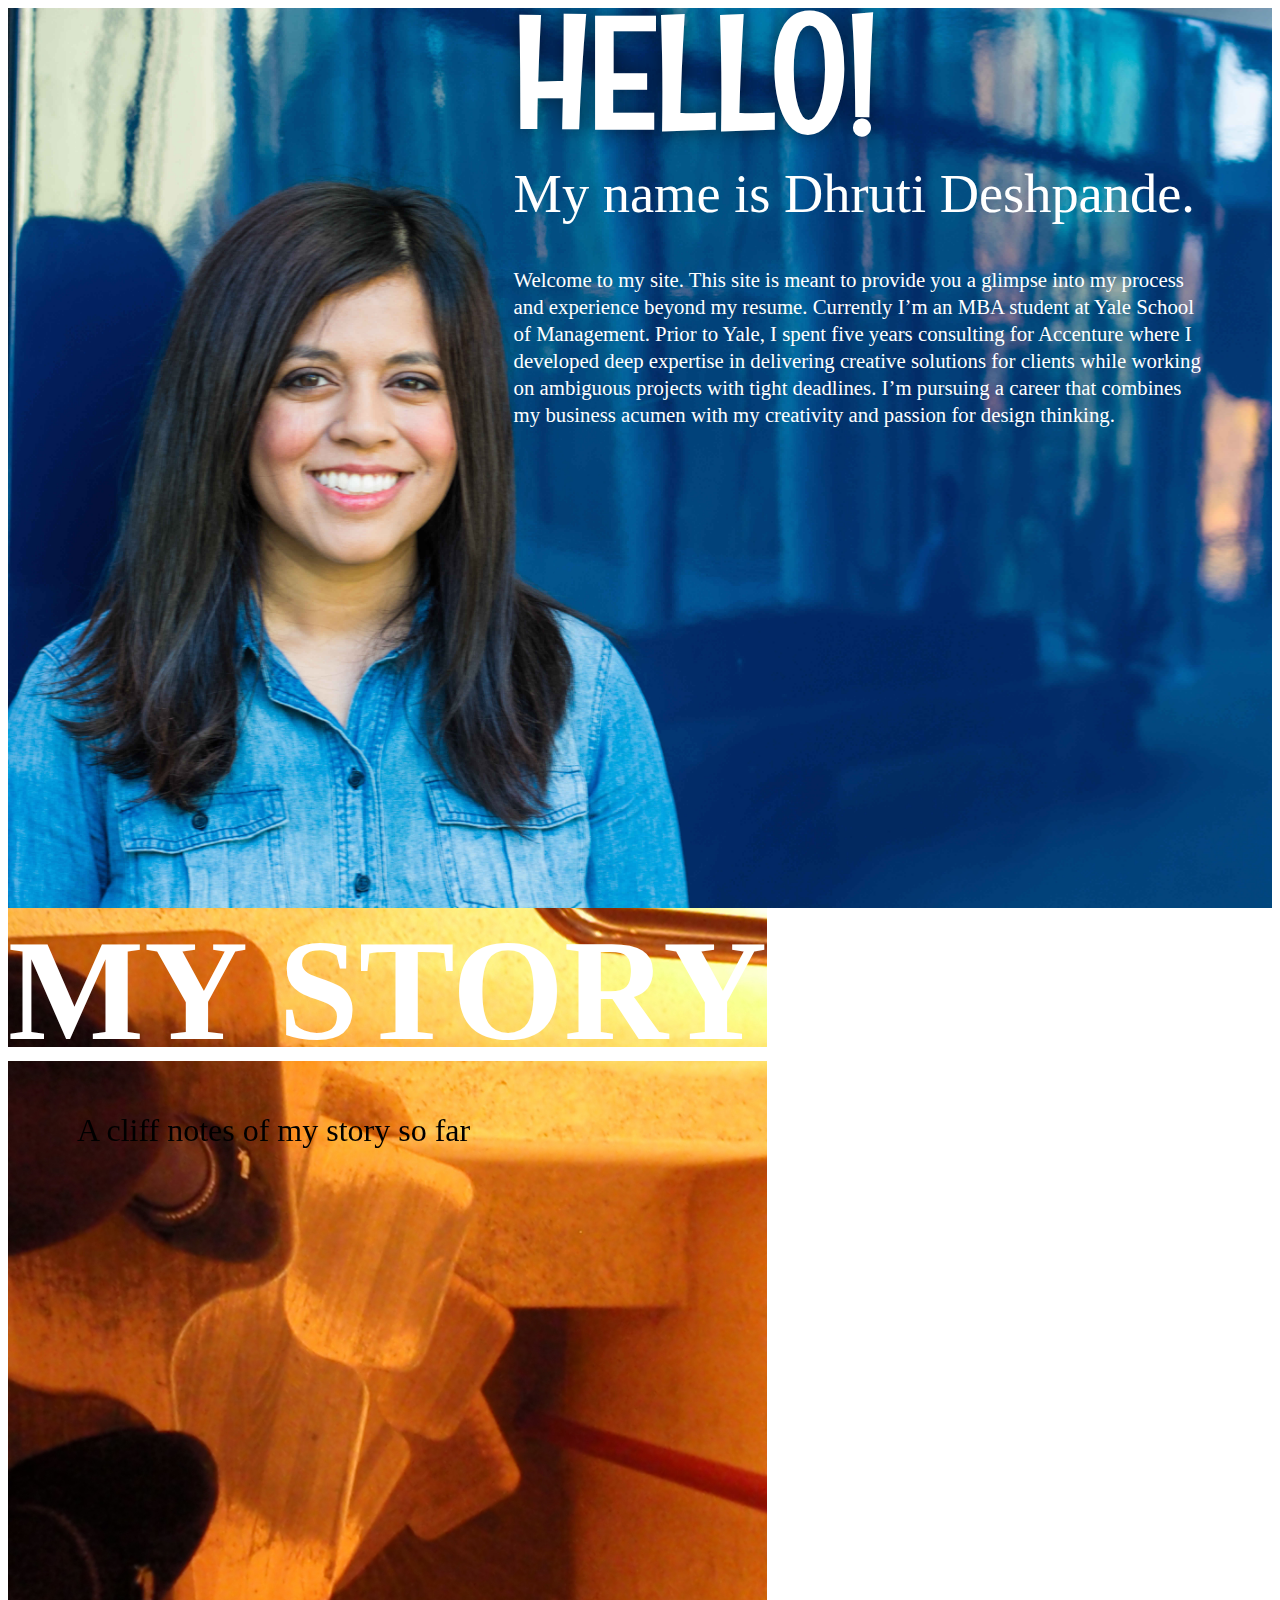
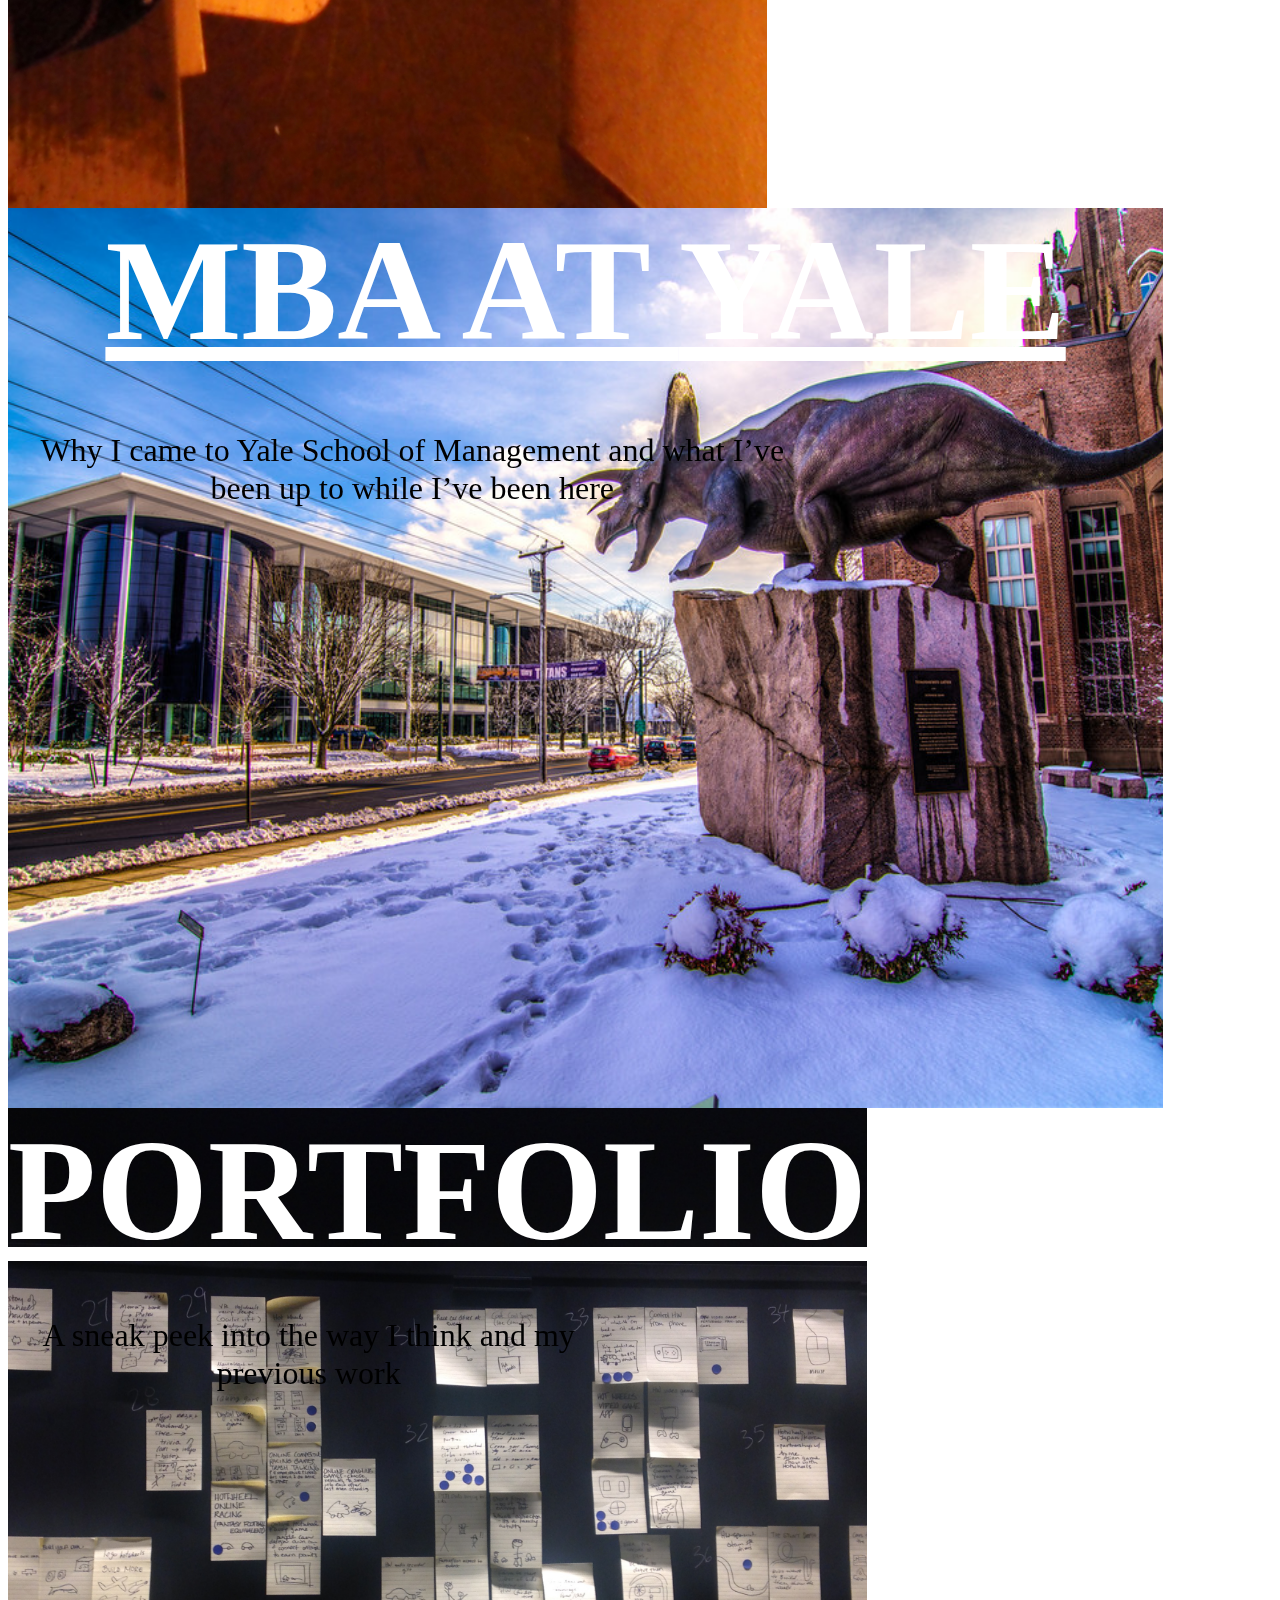
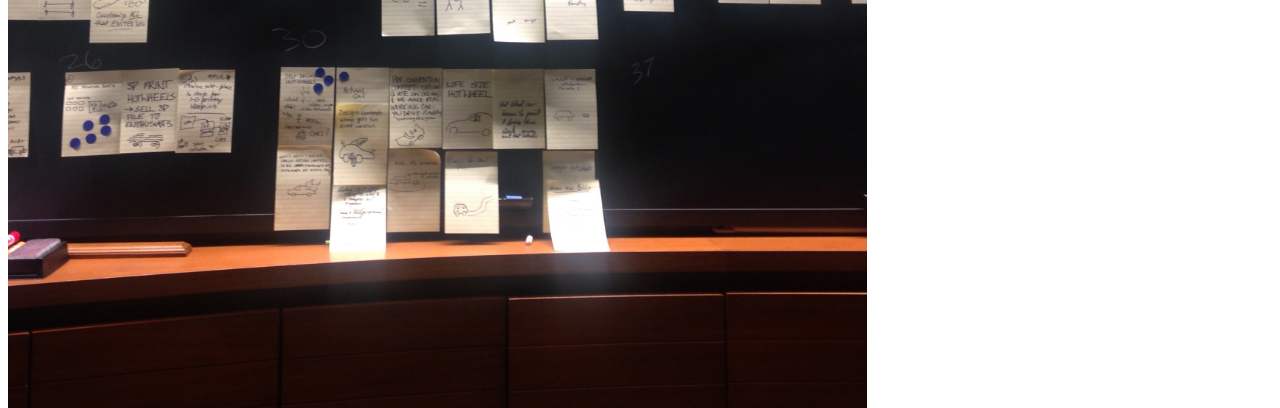
<file: test2.html>
<!doctype html>
<html>
<head>
<meta charset="UTF-8">
<meta name="viewport" content="width=device-width, initial-scale=1.0">
<!-- <meta property="og:url"                content="http://www.projectrahma.com" />  -->
<meta property="og:type"               content="Article" />
<meta property="og:title"              content="Project Rahma - Every Meal is a Choice" />
<meta property="og:description"        content="Project Rahma explores far-reaching consequences of our culture's routine enslavement of animals for food and the benefits of a plant-based (vegan) lifestyle." />
<meta property="og:image"              content="http://www.projectrahma.com/img/poster.jpg" />
<meta name="twitter:card" content="summary" />
<meta name="twitter:site" content="@projectrahma" />
<meta name="twitter:creator" content="@jirshaidat" />    
<meta name="description" content="Project Rahma explores the often unrecognized and far-reaching consequences of our culture's routine enslavement of animals for food." /><!--formatted-->     
<link rel="image_src" href="http://www.projectrahma.com/img/poster.jpg" / ><!--formatted-->    
<title>Dhruti Deshpande</title>
<link href='https://fonts.googleapis.com/css?family=Oswald:400,300,700' rel='stylesheet' type='text/css'>
<link href='http://fonts.googleapis.com/css?family=Open+Sans+Condensed:300,700' rel='stylesheet' type='text/css'>
<link rel="stylesheet" type="text/css" href="file:///Users/gsussman/Dropbox/dhruthi%20website/normalize.css">
<link rel="stylesheet" type="text/css" href="../dhruthi%20website/styles.css">
<link rel="stylesheet" media="only screen and (min-width: 120.063em)" href="http://www.projectrahma.com/en/css/xxlarge.css" type="text/css">
<link rel="stylesheet" media="only screen and (min-width: 90.063em) and (max-width: 120em)" href="http://www.projectrahma.com/en/css/xlarge.css" type="text/css">
<link rel="stylesheet" media="only screen and (min-width: 64.063em) and (max-width: 90em)" href="file:///Users/gsussman/Dropbox/dhruthi%20website/large.css" type="text/css">
<link rel="stylesheet" media="only screen and (min-width: 40.063em) and (max-width: 64em)" href="http://www.projectrahma.com/en/css/medium.css" type="text/css">
<link rel="stylesheet" media="only screen and (max-width: 40em)" href="http://www.projectrahma.com/en/css/mobile.css" type="text/css">
<link rel="icon" type="image/png" href="favicon-32x32.png" sizes="32x32" />
<link rel="icon" type="image/png" href="favicon-16x16.png" sizes="16x16" />
<link href='https://fonts.googleapis.com/css?family=Englebert' rel='stylesheet' type='text/css'>
</head>
<body>
   
<!--	<div class="loading-overlay">
		<div class="loading-layer">
			<div class="center-content-table">
				<div class="center-content-table-cell">	
					<div class="spinner">
                        <div class="double-bounce1"></div>
                        <div class="double-bounce2"></div>
                    </div>
				</div>
			</div>
		</div>
	</div> -->
    <div class="site-wrapper">
    <div class="webkit-fix"></div>

<!--<div class="default-navbar"
             data-anchor-target="#inner-content-wrapper" 
             data-100-top="visibility: visible; opacity: 0;" 
             data-0-top="opacity: 1; position: fixed;"> -->
        <div class="default-navbar" 
            data-100-top="visibility: visible;"
            >
            <div class="navbar-wrapper">
                <div class="navbar-container">    
                    <div class="inner-logo">
                    </div>
                    
                    <ul id="nav1" class="inner-nav">
                        <li><a id="message-link" href="file:///Users/gsussman/Dropbox/dhruthi%20website/test2.html">HOME</a></li>
                        <li><a id="mystory-link" href="file:///Users/gsussman/Dropbox/dhruthi%20website/mystory.html">MY STORY</a></li>
                        <li><a id="issues-link" href="file:///Users/gsussman/Dropbox/dhruthi%20website/mbaatyale.html">MBA AT YALE</a></li>
                        <li><a id="facts-link" href="file:///Users/gsussman/Dropbox/dhruthi%20website/portfolio.html">PORTFOLIO</a></li>
                        <li><a id="quotes-link" href="#quotes">RESUME</a></li>
                        <li><a id="solution-link" href="#solution">CONTACT ME</a></li>
                        <!--a id="blog-link" href="#blog">THE BLOG</a>-->

                    </ul>
                </div>
            </div>
    </div>
    <div class="slideout-menu">
    <h3>Menu <a href="#" class="slideout-menu-toggle">|||</a></h3>
    <ul>
        <li><a id="message-link" href="#message">THE MESSAGE</a></li>
        <li><a id="issues-link" href="#domination">THE ISSUES</a></li>
        <li><a id="facts-link" href="#facts">THE FACTS</a></li>
        <li><a id="quotes-link" href="#quotes">IT'S BEEN SAID</a></li>
        <li><a id="solution-link" href="#solution">THE SOLUTION</a></li>
        <li><a id="project-link" href="#project">THE PROJECT</a></li>
    </ul>
    </div>

    <section id="intro">
        <div class="center-content-table">
            <div class="center-content-table-cell">
<!--                <div id="logo" class="center-div">
                    <img class="full-width-image" src="http://www.projectrahma.com/en/img/logo-white.svg">
                </div>  -->
                <div id="intro-text" class="right-div">
                    <span class="light-blue intro-quote">
                    Hello!
                    </span>
 <!--                           <div class="intro-sep-left bluebg"></div>-->
                            <span class="intro-quote-author">My name is Dhruti Deshpande.</span>
 <!--                            <div class="intro-sep-right bluebg"></div> -->
                    <span class="intro-text-box center-div">
Welcome to my site. This site is meant to provide you a glimpse into my process and experience beyond my resume. Currently I’m an MBA student at Yale School of Management. Prior to Yale, I spent five years consulting for Accenture where I developed deep expertise in delivering creative solutions for clients while working on ambiguous projects with tight deadlines. I’m pursuing a career that combines my business acumen with my creativity and passion for design thinking.
</span>
<!--					<div class="needtoknow-container">
						<a href="#home" id="needtoknow">HERE'S WHAT YOU NEED TO KNOW</a>
					</div>	-->
				</div>
               
            </div>
        </div>
        <div class="marker" id="message-point"></div>
    </section>
    
    <div id="inner-content-wrapper">
                <!--<section id="message">
                    <div class="center-content-table">
                        <div class="center-content-table-cell">
                           <div class="message-snippet">
                                <div class="message-snippet-heading">
                                    Eating Misery
                                </div>
                                <div class="message-snippet-text">
                                Few of us ever ponder the dark reality underlying our daily meals. Every year, hundreds of billions of land and sea animals are thoughtlessly massacred to satisfy our unnatural appetite for meat, dairy, eggs and other products. Our current eating habits rely on a culture of domination  that forces us to disconnect from the core values that define our humanity, fostering a predatory mentality that reduces conscious, sentient beings to mere objects. Looking deeply, we realise that this <span class="blue">fundamental violation</span> influences every aspect of our daily lives, and is the root cause of our chronic inability to move past our various cultural predicaments. On larger scale, it has given rise to a self-destructive global civilization that is leading itself and the planet&nbsp;to&nbsp;inevitable&nbsp;extinction. 
                                </div>
                           </div>
                            <div class="message-snippet">
                                <div class="message-snippet-heading">
                                    Consequences
                                </div>
                                <div class="message-snippet-text">
                                In addition to fostering violence and unawareness within our communities, breeding animals for food is <span class="blue">destroying our planet</span> at an alarming rate. Not only is it the leading cause of deforestation, pollution and resource waste, but it also one of the key contributors to global warming. Even worse, raising animals for slaughter consumes the vast majority of the world’s grain stocks, making it the leading cause of global famines. One would almost hope that all this devastation is at least wrought out of necessity or for some supposed benefit to humanity. Alas, not only is the consumption of animal products entirely unnecessary, but it is in fact a leading cause of the most fatal chronic diseases plaguing our modern world, including heart disease, diabetes, cancer and&nbsp;countless&nbsp;others.
                                </div>
                           </div> 
                            <div class="message-snippet">
                                <div class="message-snippet-heading">
                                    The Way Forward
                                </div>
                                <div class="message-snippet-text">
                                World peace begins on our plates. The cruelty underlying our daily meals is like a shadow that casts itself over our collective awareness as a society, influencing every aspect of our daily lives. Facing this shadow and making the conscious choice to evolve beyond it is a critical step in our efforts to achieve the equality and social harmony that continue to elude to us. The only way forward is for humanity to evolve toward <span class="blue">a plant-based (vegan) lifestyle</span>, one that extends our circle of compassion to include all living beings on this planet. If we are serious about creating a better world for ourselves and our children, our routine killing of animals must end. This is the first step in our long journey toward reclaiming our humanity and repairing the incalculable damage&nbsp;we&nbsp;have&nbsp;wrought&nbsp;on&nbsp;our&nbsp;planet.   

                                </div>
                           </div>
                        </div>
                    </div>
                    <div class="marker" id="issues-point"></div>
                </section>  -->
                <section id="domination">
                    <div class="parallax" id="domination-bg"
                         data-bottom-top="transform: translate3d(0,-200px,0)"
                         data-top-bottom="transform: translate3d(0,200px,0)">
                        <div class="center-content-table">
                             <div class="center-content-table-cell"
                                  data--40p-center-bottom="transform: translateY(-200px); opacity: 0;" data-top-bottom="opacity: 0; transform(translateY(-100px);" data-center-center="opacity: 1; transform: translateY(20px);" data-50p-center-top="transform: translateY(200px);">
                                <div class="section-header center-div white"> <a href="file:///Users/gsussman/Dropbox/dhruthi%20website/mystory.html" style="color: white;">
                                    My Story</a>
                                </div>
                                <div class="section-text center-div white">
                                A cliff notes of my story so far
                                </div>
                            </div>
                        </div>
                    </div>
                </section>
                <section id="workers">
                    <div class="parallax" id="workers-bg"
                         data-bottom-top="transform: translate3d(0,-200px,0)"
                         data-top-bottom="transform: translate3d(0,200px,0)">
                        <div class="center-content-table">
                             <div class="center-content-table-cell"
                                  data--40p-center-bottom="transform: translateY(-200px); opacity: 0;" data-top-bottom="opacity: 0; transform(translateY(-100px);" data-center-center="opacity: 1; transform: translateY(20px);" data-50p-center-top="transform: translateY(200px);">
                                <div class="section-header center-div white"> <a href="file:///Users/gsussman/Dropbox/dhruthi%20website/mbaatyale.html" style="color: white;">
                                    MBA at <span class="light-blue">Yale</span> </a>
                                </div>
                                <div class="section-text center-div white">
                                Why I came to Yale School of Management and what I’ve been up to while I’ve been here
                                </div>
                            </div>
                        </div>
                    </div>
                </section>
                <section id="complex">
                    <div class="parallax" id="complex-bg"
                         data-bottom-top="transform: translate3d(0,-200px,0)"
                         data-top-bottom="transform: translate3d(0,200px,0)">
                        <div class="center-content-table">
                            <div class="center-content-table-cell"
                                 data--40p-center-bottom="transform: translateY(-200px); opacity: 0;" data-top-bottom="opacity: 0; transform(translateY(-100px);" data-center-center="opacity: 1; transform: translateY(20px);" data-50p-center-top="transform: translateY(200px);">
                                <div class="section-header center-div white"><a href="file:///Users/gsussman/Dropbox/dhruthi%20website/portfolio.html" style="color: white;">
                                    Portfolio <span class="light-blue"></span></a>
                                </div>
                                <div class="section-text center-div white">
                                A sneak peek into the way I think and my previous work
                                </div>
                            </div>
                        </div>
                    </div>
                </section>
 <!--               <section id="distress">
                    <div class="parallax" id="distress-bg"
                         data-bottom-top="transform: translate3d(0,-200px,0)"
                         data-top-bottom="transform: translate3d(0,200px,0)">
                        <div class="center-content-table">
                            <div class="center-content-table-cell"
                                 data--40p-center-bottom="transform: translateY(-200px); opacity: 0;" data-top-bottom="opacity: 0; transform(translateY(-100px);" data-center-center="opacity: 1; transform: translateY(20px);" data-50p-center-top="transform: translateY(200px);">
                                <div class="section-header center-div white">
                                    Hobbies <span class="light-blue"></span>
                                </div>
                                <div class="section-text center-div white">
                                What I do on my days off
                                </div>
                            </div>
                        </div>
                    </div>  
                </section> -->
                <!-- <section id="privilege">
                    <div class="parallax" id="privilege-bg"
                         data-bottom-top="transform: translate3d(0,-200px,0)"
                         data-top-bottom="transform: translate3d(0,200px,0)">
                        <div class="center-content-table">
                            <div class="center-content-table-cell"
                                 data--40p-center-bottom="transform: translateY(-200px); opacity: 0;" data-top-bottom="opacity: 0; transform(translateY(-100px);" data-center-center="opacity: 1; transform: translateY(20px);" data-50p-center-top="transform: translateY(200px);">
                                <div class="section-header center-div white">
                                    a system of <span class="light-blue">privilege</span>
                                </div>
                                <div class="section-text center-div white">
                                It takes almost 16 kilograms of grain to produce 1 kilogram of animal flesh, which is why 50 percent of the world’s corn, soybean, wheat and cotton crops (and 50 percent of the fish we haul in from our oceans) are fed to farmed animals instead of the 925 million people suffering from malnutrition around the globe. In a world where one in every six people goes hungry every day, this is a gross violation in which each and every one of us has a hand. Today, animal agriculture in the third world is monopolizing the best local land, undermining the local food supply and undercutting the efforts of the people to&nbsp;secure&nbsp;food&nbsp;self-reliance.
                                </div>
                            </div>
                        </div>
                    </div>
                    <div class="marker" id="facts-point"></div>
                </section>  -->
                <!-- <section id="facts">
                    <div class="center-content-table">
                        <div class="center-content-table-cell">
                            <div class="facts-content center-div">
                                <div class="stat-col">
                                    <div class="stat">
                                        <div class="stat-image large-stat cow"><img class="full-width-image" src="http://www.projectrahma.com/en/img/facts/cow.svg/"></div>
                                        <div class="stat-text">More than <span class="blue">70 billion land animals</span> are raised and killed for food around the globe every year.</div>
                                    </div>
                                    <div class="stat">
                                        <div class="stat-image"><img class="full-width-image" src="http://www.projectrahma.com/en/img/facts/fish.svg"></div>
                                        <div class="stat-text">More than <span class="blue">2.7 trillion animals</span> are pulled from the ocean every year.</div>
                                    </div>
                                    <div class="stat">
                                        <div class="stat-image large-stat whale"><img class="full-width-image" src="http://www.projectrahma.com/en/img/facts/whale.svg"></div>
                                        <div class="stat-text">More than <span class="blue">65,000 dolphins, whales and seals</span> are killed as “by-catch” by fishing vessels around the globe every year. </div>
                                    </div>
                                    <div class="stat">
                                        <div class="stat-image"><img class="full-width-image" src="http://www.projectrahma.com/en/img/facts/hearthands.svg"></div>
                                        <div class="stat-text">More than <span class="blue">42 million people</span> are killed by preventible diet-related diseases every year. </div>
                                    </div>
                                </div>
                                <div class="stat-col">
                                   <div class="stat">
                                        <div class="stat-image"><img class="full-width-image" src="img/facts/healthcare.svg"></div>
                                        <div class="stat-text">More than <span class="blue">$6.5 trillion</span> are spent on unnecessary healthcare around the globe every year. </div>
                                   </div>
                                   <div class="stat">
                                        <div class="stat-image"><img class="full-width-image" src="img/facts/water.svg"></div>
                                        <div class="stat-text">More than <span class="blue">76 trillion gallons of water</span> are consumed every year by animal agriculture. </div>
                                   </div>
                                    <div class="stat">
                                        <div class="stat-image"><img class="full-width-image" src="img/facts/greenhouse.svg"></div>
                                        <div class="stat-text">Approximately <span class="blue">51 percent of global greenhouse gas emissions</span> are caused by animal agriculture.</div>
                                    </div>
                                    <div class="stat">
                                        <div class="stat-image"><img class="full-width-image" src="img/facts/land.svg"></div>
                                        <div class="stat-text">More than <span class="blue">45 percent of Earth's total land </span>is consumed by animal agriculture.</div>
                                    </div>
                                </div>
                                <div class="stat-col">
                                    <div class="stat">
                                        <div class="stat-image"><img class="full-width-image" src="img/facts/wheat.svg"></div>
                                        <div class="stat-text">More than <span class="blue">50 percent of the world's grain supply</span> is fed to farmed animals raised for slaughter, even when 1 in 5 people suffers from malnutrition.</div>
                                    </div>
                                    <div class="stat">
                                        <div class="stat-image"><img class="full-width-image" src="img/facts/tree.svg"></div>
                                        <div class="stat-text">Approximately <span class="blue">91 percent of all amazon rainforest destruction</span> is caused by animal agriculture.</div>
                                    </div>
                                    <div class="stat">
                                        <div class="stat-image"><img class="full-width-image" src="img/facts/nitrous.svg"></div>
                                        <div class="stat-text">More than <span class="blue">65 percent of all human-related emissions of nitrous oxide</span> are caused by livestock production.</div>
                                    </div>
                                    <div class="stat">
                                        <div class="stat-image"><img class="full-width-image" src="img/facts/fisheries.svg"></div>
                                        <div class="stat-text">More than <span class="blue">75 percent of the world's fisheries</span> have been depleted due to overfishing.</div>
                                    </div>
                                </div>    

                            </div>
                        </div>
                    </div>
                    <div class="marker" id="quotes-point"></div>
                </section> -->
                <!-- <section id="quotes"> 
                    <div id="einstein" class="full-quote">
                        <div class="parallax" id="einstein-bg"
                         data-bottom-top="transform: translate3d(0,-200px,0)"
                         data-top-bottom="transform: translate3d(0,200px,0)">
                            <div class="center-content-table">
                                <div class="center-content-table-cell"
                                     data--45p-center-bottom="transform: translateY(-200px); opacity: 0;" data-top-bottom="opacity: 0; transform(translateY(-100px);" data-center-center="opacity: 1; transform: translateY(20px);" data-50p-center-top="transform: translateY(200px);">
                                     <span class="inner-quote center-div">
                            "Besides agreeing with the aims of vegetarianism for aesthetic and moral reasons, it is my view that a vegetarian manner of living, by its purely physical effect on the human temperament, would most beneficially influence the&nbsp;lot&nbsp;of&nbsp;mankind." 
                            </span>
                                    <div class="intro-sep-left bluebg"></div>
                                    <span class="intro-quote-author">Albert Einstein</span>
                                    <div class="intro-sep-right bluebg"></div>
                                </div>
                            </div>
                        </div>
                    </div>
                    <div id="tesla" class="full-quote">
                        <div class="parallax" id="tesla-bg"
                         data-bottom-top="transform: translate3d(0,-200px,0)"
                         data-top-bottom="transform: translate3d(0,200px,0)">
                            <div class="center-content-table">
                                <div class="center-content-table-cell"
                                     data--45p-center-bottom="transform: translateY(-200px); opacity: 0;" data-top-bottom="opacity: 0; transform(translateY(-100px);" data-center-center="opacity: 1; transform: translateY(20px);" data-50p-center-top="transform: translateY(200px);">
                                     <span class="inner-quote center-div">
                            “Vegetarianism is a commendable departure from the established barbarian habit. Every effort should be made to stop the wanton, cruel slaughter of animals, which must be&nbsp;destructive&nbsp;to our&nbsp;morals.”
                            </span>
                                    <div class="intro-sep-left bluebg"></div>
                                    <span class="intro-quote-author">Nikola Tesla</span>
                                    <div class="intro-sep-right bluebg"></div>
                                </div>
                            </div>
                        </div>
                    </div>
                    <div id="gandhi" class="full-quote">
                        <div class="parallax" id="gandhi-bg"
                         data-bottom-top="transform: translate3d(0,-200px,0)"
                         data-top-bottom="transform: translate3d(0,200px,0)">    
                            <div class="center-content-table">
                                <div class="center-content-table-cell"
                                     data--45p-center-bottom="transform: translateY(-200px); opacity: 0;" data-top-bottom="opacity: 0; transform(translateY(-100px);" data-center-center="opacity: 1; transform: translateY(20px);" data-50p-center-top="transform: translateY(200px);">
                                     <span class="inner-quote center-div">
                            “I do feel that spiritual progress does demand at some stage that we should cease to kill our fellow creatures for the satisfaction of our bodily wants.”    
                            </span>
                                    <div class="intro-sep-left bluebg"></div>
                                    <span class="intro-quote-author">Mohandas Gandhi</span>
                                    <div class="intro-sep-right bluebg"></div>
                                </div>
                            </div>
                        </div>
                    </div>
                    <div id="goodall" class="full-quote">
                        <div class="parallax" id="goodall-bg"
                         data-bottom-top="transform: translate3d(0,-200px,0)"
                         data-top-bottom="transform: translate3d(0,200px,0)">    
                            <div class="center-content-table">
                                <div class="center-content-table-cell"
                                     data--40p-center-bottom="transform: translateY(-200px); opacity: 0;" data-top-bottom="opacity: 0; transform(translateY(-100px);" data-center-center="opacity: 1; transform: translateY(20px);" data-50p-center-top="transform: translateY(200px);">
                                     <span class="inner-quote center-div">
                            “Thousands of people who say they love animals sit down once or twice a day to enjoy the flesh of creatures who have been utterly deprived of everything that could make their lives worth living and who endured the awful suffering and the terror&nbsp;of&nbsp;the&nbsp;abattoirs.”    
                            </span>
                                    <div class="intro-sep-left bluebg"></div>
                                    <span class="intro-quote-author">Jane Goodall</span>
                                    <div class="intro-sep-right bluebg"></div>
                                </div>
                            </div>
                        </div>
                    </div>
                    <div id="schweitzer" class="full-quote">
                        <div class="parallax" id="schweitzer-bg"
                          data-bottom-top="transform: translate3d(0,-200px,0)"
                          data-top-bottom="transform: translate3d(0,200px,0)">    
                            <div class="center-content-table">   
                                <div class="center-content-table-cell"
                                     data--45p-center-bottom="transform: translateY(-200px); opacity: 0;" data-top-bottom="opacity: 0; transform(translateY(-100px);" data-center-center="opacity: 1; transform: translateY(20px);" data-50p-center-top="transform: translateY(200px);">
                                     <span class="inner-quote center-div">
                            “<span class="mobile-hide">We must fight against the spirit of unconscious cruelty with which we treat the animals.</span> Animals suffer as much as we do. True humanity does not allow us to impose such sufferings on them. It is our duty to make the whole world recognize it. Until we extend our circle of compassion to all living things, humanity will&nbsp;not&nbsp;find&nbsp;peace.”    
                            </span>
                                    <div class="intro-sep-left bluebg"></div>
                                    <span class="intro-quote-author">Albert Schweitzer</span>
                                    <div class="intro-sep-right bluebg"></div>
                                </div>
                            </div>
                        </div>
                    </div>
                    <div id="shaw" class="full-quote">
                        <div class="parallax" id="shaw-bg"
                          data-bottom-top="transform: translate3d(0,-200px,0)"
                          data-top-bottom="transform: translate3d(0,200px,0)">    
                            <div class="center-content-table">   
                                <div class="center-content-table-cell"
                                     data--45p-center-bottom="transform: translateY(-200px); opacity: 0;" data-top-bottom="opacity: 0; transform(translateY(-100px);" data-center-center="opacity: 1; transform: translateY(20px);" data-50p-center-top="transform: translateY(200px);">
                                     <span class="inner-quote center-div">
                            “While we ourselves are the living graves of murdered beasts, how can we expect any ideal conditions&nbsp;on&nbsp;this&nbsp;earth?”    
                            </span>
                                    <div class="intro-sep-left bluebg"></div>
                                    <span class="intro-quote-author">George Bernard Shaw</span>
                                    <div class="intro-sep-right bluebg"></div>
                                </div>
                            </div>
                        </div>
                    </div>
				<div class="marker" id="solution-point"></div>
                </section> -->
	
                <!-- <section id="solution">
                     <div class="center-content-table">
                         <div class="center-content-table-cell">
                           <div class="message-snippet">
                                <div class="message-snippet-heading">
                                    A <span class="blue">Radical</span> Revolution
                                </div>
                                <div class="message-snippet-text">
If one weighs all the evidence, it becomes painfully clear that a vegan lifestyle is the only solution that addresses the root cause of the current human condition. We humans are natural herbivores who are neither physically nor mentally designed to prey on other animals without dire consequences to our bodies and minds. By proclaiming ourselves guardians of freedom and yet committing senseless massacres against other beings, we are engaging in an egregious hypocrisy that permeates every aspect of our being. Given how deeply ingrained in our culture is the erroneous premise that we are superior to other lifeforms on this planet, a vegan lifestyle adopted on a mass scale is akin to a radical revolution that will forever redefine the way we perceive ourselves and the&nbsp;world&nbsp;around&nbsp;us.                                 </div>
                           </div>
                            <div class="message-snippet">
                                <div class="message-snippet-heading">
                                    Beyond Denial
                                </div>
                                <div class="message-snippet-text">
Henry David Thoreau once said that "there are a thousand hacking at the branches of evil to one who is striking at the root." His statement very much applies to our treatment of animals, which is undoubtedly the root of all our evils. So far, both the violence underlying our eating habits and its deleterious consequences have remained unseen to us as a culture, primarily due to the inconceivable level of denial with which we approach the issue. Our violence has also become institutionalized, be it through religion, science or our various cultural rituals, to the extent that the mere mention of the issue causes uneasiness or even anger. Unless we are prepared to have an open dialogue on the subject, there is no going back from the self-destructive path we have been walking&nbsp;for&nbsp;many&nbsp;millennia. 
                                </div>
                           </div> 
                            <div class="message-snippet">
                                <div class="message-snippet-heading">
                                    Taking Action
                                </div>
                                <div class="message-snippet-text">
Cultural transformation is a slow but inevitable process. Any meaningful revolution begins on an individual scale. By moving past one’s cultural conditioning and modifying one’s worldview and habits, the individual becomes a powerful tool of cultural transformation, leading by example, self-awareness and conviction. From there, raising awareness on this important issue within one’s community becomes a much easier and more effective process. Today, the vegan revolution is taking the world by storm as many people are realizing the far-reaching ramifications of our supremacist attitude toward other species. Embracing veganism is the only solution that will allow us, in the words of Throeau, to strike at the root of evil as opposed to hacking&nbsp;at&nbsp;its&nbsp;branches. 
                                </div>
                           </div> 
                        </div>
                    </div>
					<div id="project-point"></div>
                </section>  -->
                <!--<section id="project" class="white">
                    <div class="parallax" id="project-bg"
                         data-bottom-top="transform: translate3d(0,-200px,0)"
                          data-top-bottom="transform: translate3d(0,200px,0)">
                            <div class="center-content-table">   
                                <div class="center-content-table-cell"
                                     data--45p-center-bottom="transform: translateY(-200px); opacity: 0;" data-top-bottom="opacity: 0; transform(translateY(-100px);" data-center-center="opacity: 1; transform: translateY(20px);" data-50p-center-top="transform: translateY(200px);">
                                    <div class="project-headline center-div">
                                        Promoting a culture of<br/> compassion, health and awareness.                                    </div>
                                    <div class="project-text center-div">
                                        <p>Project Rahma was conceived to raise awareness on the far-reaching repercussions of humanity’s enslavement of animals for food and other uses. By demonstrating the fundamental connection between our attitudes toward animals and our larger cultural predicaments, the project aims to help communities worldwide evolve toward a more compassionate, healthful&nbsp;and&nbsp;sustainable&nbsp;lifestyle. </p>

    <p class="mobile-hide">"Rahma" is an Arabic word meaning "compassion" and one that bears a substantial psycho-spiritual significance. The root of the word, “rahm,” literally means “womb,” which underscores the word’s essential connection to the feminine principle and its associated life-giving and life-sustaining elements. As a linguistic concept, it denotes love, nurturing, empathy&nbsp;and&nbsp;interconnectedness.</p>

                                        <p>Project Rahma was founded by <a href="aboutme.html"><span class="light-blue">Jafar Irshaidat</span></a>, a writer and animal rights activist from Jordan, and is currently receiving support from a  number of dedicated activists&nbsp;from&nbsp;around&nbsp;the&nbsp;globe. </p>
                                    </div>
                                    <div class="social center-div">
                                        <ul>
                                            <li><a class="facebook" href=http://www.facebook.com/projectrahma><span class="hidden">Facebook</span></a></li>
                                            <li><a class="twitter" href=http://twitter.com/projectrahma><span class="hidden">Twitter</span></a></li>
                                            <!--<li><a class="instagram" href=http://instagram.com/jirshaidat/><span class="hidden">Instagram</span></a></li> -->
<!--                                             <li><a class="email" href=mailto:info@projectrahma.com><span class="hidden">Email</span></a></li>
                                        </ul>
                                    </div>
                                   <div class="bottom-text center-div">
                                        <div class="copyright">
                                        Copyright © 2015  Project Rahma 
                                        </div>
                                        <div class="credit">
                                        Website design by Jafar Irshaidat
                                        </div>
                                    </div> -->
                                </div>
                            </div>
                    </div>
                </section>
        </div>
</div>
<script src="https://ajax.googleapis.com/ajax/libs/jquery/2.1.3/jquery.min.js"></script>
<script src="http://www.projectrahma.com/en/js/transitions.js"></script>
<script>
  (function(i,s,o,g,r,a,m){i['GoogleAnalyticsObject']=r;i[r]=i[r]||function(){
  (i[r].q=i[r].q||[]).push(arguments)},i[r].l=1*new Date();a=s.createElement(o),
  m=s.getElementsByTagName(o)[0];a.async=1;a.src=g;m.parentNode.insertBefore(a,m)
  })(window,document,'script','//www.google-analytics.com/analytics.js','ga');

  ga('create', 'UA-69540260-1', 'auto');
  ga('send', 'pageview');

</script>    
</body>
</html>
</file>
<file: styles.css>
*, :before, :after {
    box-sizing: border-box;
    moz-box-sizing:border-box;
    -webkit-box-sizing:border-box;
    box-sizing:border-box;
    -webkit-backface-visibility: hidden;
    -moz-backface-visibility:hidden;
}

.loading-overlay {
	height: 100vh; 
	width: 100%; 
	background: #fff; 
	position: fixed;
	top: 0; 
	z-index: 2000; 
}

.loading-layer {
	width: 100%; 
	height: 100vh; 
	position: relative;
}

section {
    width: 100%;
    height: 100vh;
    text-align: center;
    overflow: hidden;
    transform: matrix(1, 0, 0, 1, 0, 0);
    display: block;
    position: relative;
    padding: 0;
    transition: 0.3s all ease-in-out;
    webkit-backface-visibility:hidden; 
    -moz-backface-visibility:hidden;
}

.parallax {
    position: absolute; 
    top: 0;
    bottom: 0;
    display: block;
    height: 100vh;
    webkit-backface-visibility:hidden; 
    -moz-backface-visibility:hidden;
    transform-style: preserve-3d;
}

#intro {
    color: #fff;
    position: relative;
    background: url(../dhruthi%20website/MoreHeadshots-12v2.jpg) no-repeat;
    background-size: cover;
    
}

video#bgvid {
	position: absolute;
	top: 50%;
	left: 50%;
	min-width: 100%;
	min-height: 100%;
	width: auto;
	height: auto;
	z-index: -100;
	-webkit-transform: translateX(-50%) translateY(-50%);
	transform: translateX(-50%) translateY(-50%);
	background-size: cover;
    overflow: hidden;
    margin: 0;
    padding: 0;
	
}

.intro-wrapper {
    width: 100%; 
    height :100%; 
    display: table;
    table-layout: fixed;
    height: 100vh;
}

.intro-content {
    display: table-cell;
    vertical-align: middle;
    width: 100%;
}

#logo {
    width: 8%;
    height :auto;
    margin-bottom: 2.5%;
}

#intro-text {
    width: 60%;
    margin-bottom: 5%;
    font-size: 1em;
    text-align: left;
    padding-right: 5%;
}

.right-div {
    margin-left: auto;
}

.intro-quote {
    font-family: "Englebert", "Didactic Gothic", Oswald, sans-serif;
    font-size: 9.9em;
    text-transform: uppercase;
    font-weight: 700;
    display: block;
    margin-bottom: 1%;
    line-height: 80%;
    text-shadow: 0px 0px 20px rgba(0, 0, 0, 0.5);
}

.intro-quote-author {
    display: inline-block;
    font-size: 3.4em;
    font-weight: 100;
    text-transform: ;
    padding: 3% 0 3% 0;
}

.intro-sep-left {
    display: inline-block; 
    height: 2px;
    padding-left: 25%;
    margin-bottom: 0.4em;
}

.intro-sep-right {
    display: inline-block; 
    height: 2px;
    padding-right: 25%;
    margin-bottom: 0.4em;
}

.intro-text-box {
    /*width: 70%;*/
    display: block;
    margin-top: 3%;
    margin-bottom: 3%;
    font-size: 1.3em;
    font-weight: 400;
    line-height: 130%;
}

.needtoknow-container {
	background: rgba(0,0,0,0.35); 
	padding: 1.3em 0.9em 1.5em 0.9em;
	display: inline-block;
	border-radius: 2px;
}

a#needtoknow {
	font-family: "Open Sans Condensed", Arial, sans-serif;
    color: #fff;
    background: #2890dd;
    text-decoration: none;
	font-weight: bold;
    padding: 0.6em 1.3em;
    border-radius: 2px;
    font-size: 0.95em;
}

a#needtoknow:hover {
	transition: background 0.3s ease-in-out; 
    border: none;
	background: #fff;
	cursor: default;
	color: #222; 	
}

.default-navbar {
    width: 94%;
    position: fixed;
    top: 3%;
    left: 3%;
    right: 3%;
    visibility: hidden;
    z-index: 999;
    height: 10%;
}

.navbar-wrapper {
    width: 100%;
}

.navbar-container {
    display: block;
    width: 100%; 
}

.inner-logo {
    width: 7%;
    left: 0;
    height: auto;
    position: absolute;

}

img.inner-logo-image {
    height: auto;
}

.inner-nav, .inner-nav-white {
    width: 60%; 
    height: auto;
    position: fixed;
    top: 6%;
    right: 3%;
    text-align: right;
    list-style-type: none;
    margin: 0; 
    padding: 0;
    font-size: 0.9em;
    z-index: 1;
}

.inner-nav a {
    color: #C0C0C0;
}

.inner-nav-white a {
    color: #fff;
}

.inner-nav li, .inner-nav-white li {
    display: inline;
    margin-right: 4%;

}

.inner-nav li:last-child, .inner-nav-white li:last-child {
    margin-right: 0;
}

.inner-nav a, .inner-nav-white a {
    position: relative; 
    text-decoration: none;
    display: inline-block;
    font-weight: 700;
    padding-bottom: 0.3em;
    font-size: 1.9em;
    z-index: 1;
 /*   text-shadow: 0px 0px 20px rgba(255, 255, 255, 0.5); */
}

.inner-nav a:before, .inner-nav-white a:before {
    content: "";
    position: absolute;
    width: 100%;
    height: 2px;
    bottom: 0;
    left: 0;
    background-color: #2890dd;
    visibility: hidden;
    -webkit-transform: scaleX(0);
    transform: scaleX(0);
    -webkit-transition: all 0.3s ease-in-out 0s;
    transition: all 0.3s ease-in-out 0s;
}

.inner-nav a:hover:before, .inner-nav-white a:hover:before {
    visibility: visible;
    -webkit-transform: scaleX(1);
    transform: scaleX(1);
}

.inner-nav a.current:before, .inner-nav-white a.current:before {
    visibility: visible;
    -webkit-transform: scaleX(1);
    transform: scaleX(1);
}

#inner-content-wrapper {
    height: auto;
    background: #fff;
    background-size: cover;
    position: relative;
}

#message-point, #issues-point, #facts-point, #quotes-point, #solution-point, #project-point {
	position: absolute;
    bottom: 0;
    padding-bottom: 60px;
    z-index: 1000;
}

#message, #solution {
    padding: 0 2%;
}

.message-snippet {
    width: 31%; 
    margin: 0 3% 0 0;
    display: inline-table;
}

.message-snippet:last-child {
    margin-right: 0;
}

.message-snippet-heading {
    font-size: 2.2em;
    font-weight: 700;
    text-transform: uppercase;
    margin: 0 0 10% 0;
}

.message-snippet-text {
    font-size: 0.98em;
    font-weight: 100;
	line-height: 120%;
}

.quote-sep {
    background: #25aae1;
    height: 1px;
    padding-right: 5px;
    width: 5%;
    margin-bottom: 2%;
}

.message-heading {
    display: block;
    font-size: 1.8em;
    font-weight: 700;
    text-transform: uppercase;
    padding: 3% 0;
    letter-spacing: 0.1em;
}

#message-text-body {
    line-height: 130%;

}

#domination-bg {
    background: url(../dhruthi%20website/amsterdamv2.jpg);
    background-position: 50% 50%;
    background-size: cover;
    webkit-backface-visibility:hidden; 
    -moz-backface-visibility:hidden;
}

.section-header {
    font-size: 9em;
    font-weight: 700;
    text-transform: uppercase;
    margin-bottom: 5%;
}

.section-text {
    font-weight: 100; 
    font-size: 2em;
    width: 70%;
    line-height: 120%;  
}

#workers-bg {
    background: url(../dhruthi%20website/Yale%20SOM-3-XL.jpeg);
    background-position: 50% 50%;
    background-size: cover;
}

#complex-bg {
    background: url(../dhruthi%20website/IMG_5369.jpg);
    background-position: 50% 50%;
    background-size: cover;
}

#distress-bg {
    background: url(../dhruthi%20website/treev2.jpg);
    background-position: 50% 50%;
    background-size: cover;
}

#privilege-bg {
    background: url(../img/privilege-2.jpg);
    background-position: 50% 50%;
    background-size: cover;
}

#facts {
    background: #fff;
    position: relative;
    font-size: 1.3em;
    font-weight: 400;
    height: auto;
    min-height: 100vh;
}

.stat-col {
    width: 100%;
    display: block;
    padding-bottom: 3%; 
}

.stat-col:last-child {
    padding-bottom: 0; 
}

.stat-col:first-child {
    margin-top: 2%; 
}

.stat {
    width: 22%; 
    padding-right: 4%;
    display: inline-table;
    vertical-align: top;
}

.stat:last-child {
    padding-right: 0;
}

.stat-text {
    display: block;
    line-height: 120%;
    font-size: 0.75em;
}

.stat-image {
    width: 25%; 
    padding-bottom: 8%;
    display: block;
    margin-right: auto;
    margin-left: auto;
}

.large-stat {
    width: 33%;
}

.stat .cow {
    padding-top: 4%;
}

#quotes {
    background: #fff;
    position: relative;
    height: auto;
    color: #fff;
}

.full-quote {
    width: 100%;
    height: 100vh;
    text-align: center;
    overflow-x: hidden;
    overflow-y: hidden;
    transform: matrix(1, 0, 0, 1, 0, 0);
    display: block;
    transition: all 0.3s ease-in-out;
    position: relative;
    padding: 0;
}

.inner-quote {
    display: block;
    font-size: 1.9em;
    margin-bottom: 2%;
    font-weight: 700;
    text-transform: uppercase;
    line-height: 125%;
    width: 65%; 
}

#quotes .intro-sep-left {
    padding-left: 18%;
}

#quotes .intro-sep-right {
    padding-right: 18%;
}

#einstein-bg {
    background: url(../img/quotes/einstein.jpg);
    background-position: 50% 50%;
    background-size: cover;
}

#tesla-bg {
    background: url(../img/quotes/tesla.jpg);
    background-position: 50% 50%;
    background-size: cover;
}

#tesla .inner-quote {
    width: 60%;
}

#gandhi-bg {
    background: url(../img/quotes/gandhi.jpg);
    background-position: 50% 50%;
    background-size: cover;
}

#goodall-bg {
    background: url(../img/quotes/goodall.jpg);
    background-position: 50% 50%;
    background-size: cover;
}

#shaw-bg {
    background: url(../img/quotes/shaw.jpg);
    background-position: 50% 50%;
    background-size: cover;
}

#schweitzer-bg {
    background: url(../img/quotes/schweitzer.jpg);
    background-position: 50% 50%;
    background-size: cover;
}

#solution {
    background: #fff;
    position: relative; 
}

#project {
    overflow: hidden;
    background: #f4f4f4; 
    font-weight: 400;
}

#project-bg {
    background: url(../img/domination-2.jpg);
    background-repeat: no-repeat;
    background-position: 50% 50%;
    background-size: cover;
}

.project-headline {
    font-size: 2.8em; 
    text-transform: uppercase;
    font-weight: 700;
    width: 60%;
    line-height: 130%;
    color: #fff;
}

.project-text {
    width: 50%;
    font-size: 1.1em;
    padding-top: 1%;
    font-weight: 100;
    line-height: 120%;
}

.social {
    padding-top: 2%;
    width: 40%; 
}

.social ul {
    list-style-type: none;
    padding: 0;
    margin: 0;
}

.social ul li, .social ul li a {
    display: inline-block;
    width: 38px;
    height: 38px;
    overflow: hidden; 
    white-space: nowrap; 
    background-repeat: no-repeat;
}

.social ul li {
    margin-right: 4%; 
}

.social ul li:last-child {
    margin-right: 0; 
}

a.facebook {
    background: url(../img/social/facebook.svg);
}

a.twitter {
    background: url(../img/social/twitter.svg);
}

a.instagram {
    background: url(../img/social/instagram.svg);
}

a.email {
    background: url(../img/social/email.svg);
}

a.facebook:hover {
    border-radius: 50%;
    transition: all 0.3s ease-in-out;
}

a.twitter:hover {
    border-radius: 50%;
    transition: all 0.3s ease-in-out;
}

a.instagram:hover {
    border-radius: 50%;
    transition: all 0.3s ease-in-out;
}

a.email:hover {
    border-radius: 50%;
    transition: all 0.3s ease-in-out;
}

.bottom-text {
    padding-top: 1.5%;
}

.copyright, .credit {
    display: inline;
    font-size: 0.75em;
    font-weight: 100;
}

.copyright {
    padding-right: 6%;
}

.slideout-menu {
	position: fixed;
	top: 0;
	left: -250px;
	width: 250px;
	height: 100%;
	background: #f5f5f5;
	z-index: 100;
    display: none;
}
.slideout-menu h3 {
	position: relative;
	padding: 12px 10px;
	color: #222;
	font-size: 1.2em;
	font-weight: 400;
}
.slideout-menu .slideout-menu-toggle {
	position: fixed;
	top: 12px;
	right: 10px;
	display: inline-block;
	padding: 6px 9px 5px;
	font-family: Arial, sans-serif;
	font-weight: bold;
    font-size: 1.5em;
	line-height: 1;
	color: #ccc;
	text-decoration: none;
	vertical-align: top;
    transform: rotate(90deg);
}

.slideout-menu ul {
	list-style: none;
	font-weight: 300;
}

.slideout-menu ul li {
}

.slideout-menu ul li a {
	position: relative;
	display: block;
	padding: 10px;
	color: #222;
	text-decoration: none;
}
.slideout-menu ul li a:hover {
	background: #000;
	color: #fff;
}
.slideout-menu ul li a i {
	position: absolute;
	top: 15px;
	right: 10px;
	opacity: .5;
}

#aboutme {
    width: 100%; 
    height: 100vh;
    background: url(../img/aboutme.jpg);
    background-position: 50% 10%;
    background-size: cover;
    position: fixed;
    display: none;
}

.aboutme-content {
    display: block;
    margin-left: 50%; 
    width: 40%;
    text-align: left;
}

.aboutme-heading {
    font-size: 4em; 
    text-transform: uppercase;
    font-weight: 700;
}

.aboutme-title {
    font-size: 2em;
    font-weight: 100;
    padding-top: 8%;
}

.aboutme-text {
    padding-top: 4%;
    padding-bottom: 2%;
    border-bottom: 1px solid #2890dd;
}

.connect-with-me {
    display: block;
    padding-top: 2%;
}

.aboutme-navbar {
    width: 100%;
    height: 10%;
    top: 0;
    z-index: 1000;
    position: absolute;
}

.aboutme-logo {
    width: 7%;
    left: 2%;
    height: auto;
    position: absolute;
    top: 20%;
}

.return-link {
    display: block;
    padding-top: 4%;
    text-decoration: none; 
}

.return {
    width: 32px; 
    height: auto;
    padding-right: 2%;
    display: inline-block;
    vertical-align: bottom;
}

.spinner {
  width: 40px;
  height: 40px;

  position: relative;
  margin: 100px auto;
}

.double-bounce1, .double-bounce2 {
  width: 100%;
  height: 100%;
  border-radius: 50%;
  background-color: #2890dd;
  opacity: 0.6;
  position: absolute;
  top: 0;
  left: 0;
  
  -webkit-animation: sk-bounce 2.0s infinite ease-in-out;
  animation: sk-bounce 2.0s infinite ease-in-out;
}

.double-bounce2 {
  -webkit-animation-delay: -1.0s;
  animation-delay: -1.0s;
}

@-webkit-keyframes sk-bounce {
  0%, 100% { -webkit-transform: scale(0.0) }
  50% { -webkit-transform: scale(1.0) }
}

@keyframes sk-bounce {
  0%, 100% { 
    transform: scale(0.0);
    -webkit-transform: scale(0.0);
  } 50% { 
    transform: scale(1.0);
    -webkit-transform: scale(1.0);
  }
}

.carousel {

    height: 50%;
    background-color: black;
}

.carousel-inner {

    height: 100%;
}

.fill {

    height: 100%;
    width: 100%;
    background-color: black;
}

.row{
height:50%;
background:#fff;
overflow-y:hidden;
}

.row .dragbox{
margin:5px 2px  20px;
background:#fff;
border:1px solid #ddd;
}

html, body{
    height: 100%;
}

.hobbies {
    padding:    0px;
      background-size:cover;

}

#box1    {  

          background:url(../dhruthi%20website/Untouched-12.jpg);
  background-size:cover;
overflow:hidden;}

#overlay    {  background:rgba(0,0,0,.75);
               text-align:center;
               padding:45px 0 66px 0;
               opacity:0;
               -webkit-transition: opacity .25s ease;
-moz-transition: opacity .25s ease;}

#box:hover #overlay {
               opacity:1;}

#plus       {  font-family:Helvetica;
               font-weight:900;
               color:rgba(255,255,255,.85);
               font-size:96px;}

.rounded-image {
    border-radius: 16px;
}

.center-text {
    text-align: center;
    padding-top: 10px;
}
</file>
<file: large.css>
@media only screen and (max-device-width: 1400px) and (max-device-height: 900px) {

    
    .message-snippet-text {
        font-size: 1em;
    }
    
    .section-text {
        font-size: 1.3em; 
    }
    
    .project-text {
        width: 45%;
        font-size: 1em;
        line-height: 120%;
    }
}


#logo {
    width: 9.5%;
}

.message-snippet-text {
    font-size: 1.1em; 
}

.project-text {
    width: 45%;
}



@media screen and (min-aspect-ratio: 16/8), screen and (max-width: 1366px) {
	
	.intro-quote { 
		font-size: 9.9em; 
	}
	
	.intro-text-box {
/*		width: 75%; */
	}
	
	#logo {
		width: 9%;
		padding-top: 2%;
	}
	
	.message-snippet-text {
		font-size: 1em;
	}
    
    #facts {
        padding: 6% 0 5% 0;
    }
	
	.project-text {
		width: 43%;
	}
    
}   

@media screen 
  and (max-device-width: 1280px) 
  and (max-device-height: 800px) 
  and (-webkit-min-device-pixel-ratio: 1) {
    
    .message-snippet-text {
        font-size: 0.93em;
    }
      
    .intro-quote {
        font-size: 9.9em;
}
</file>
